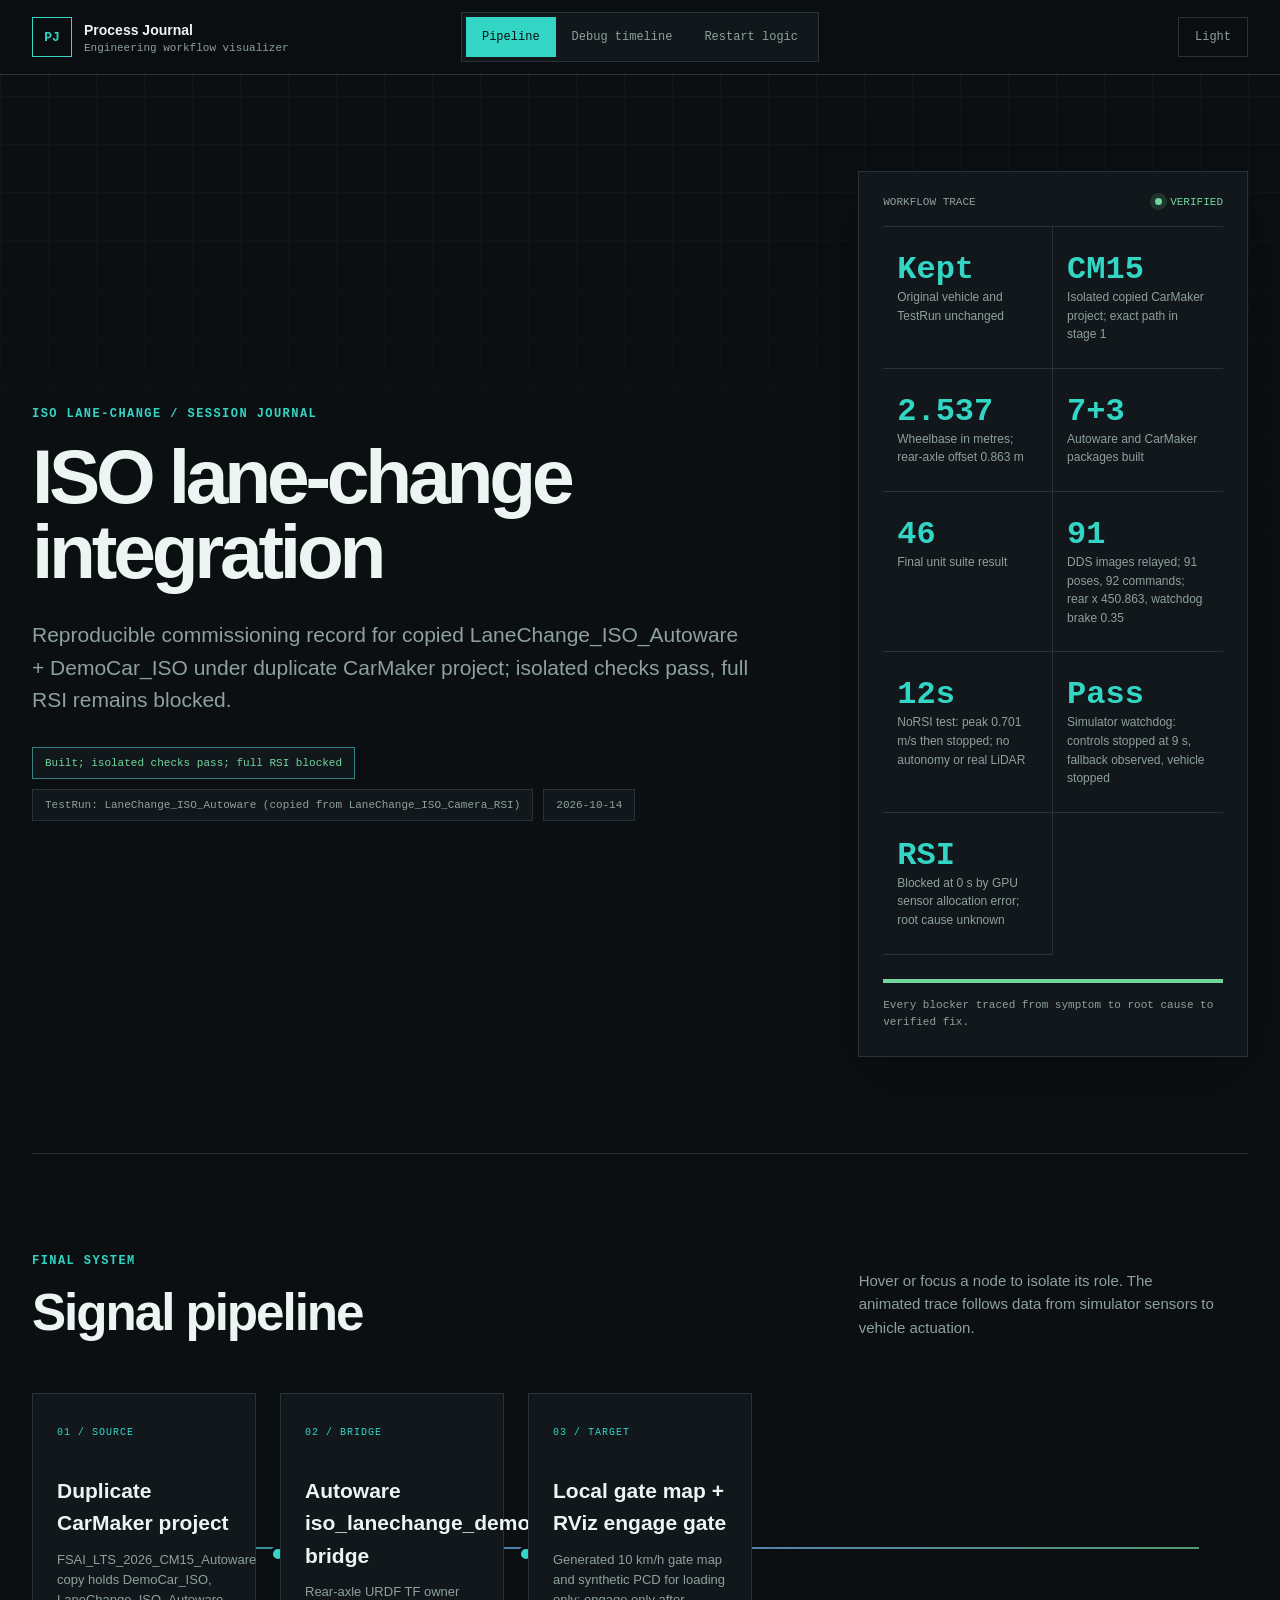
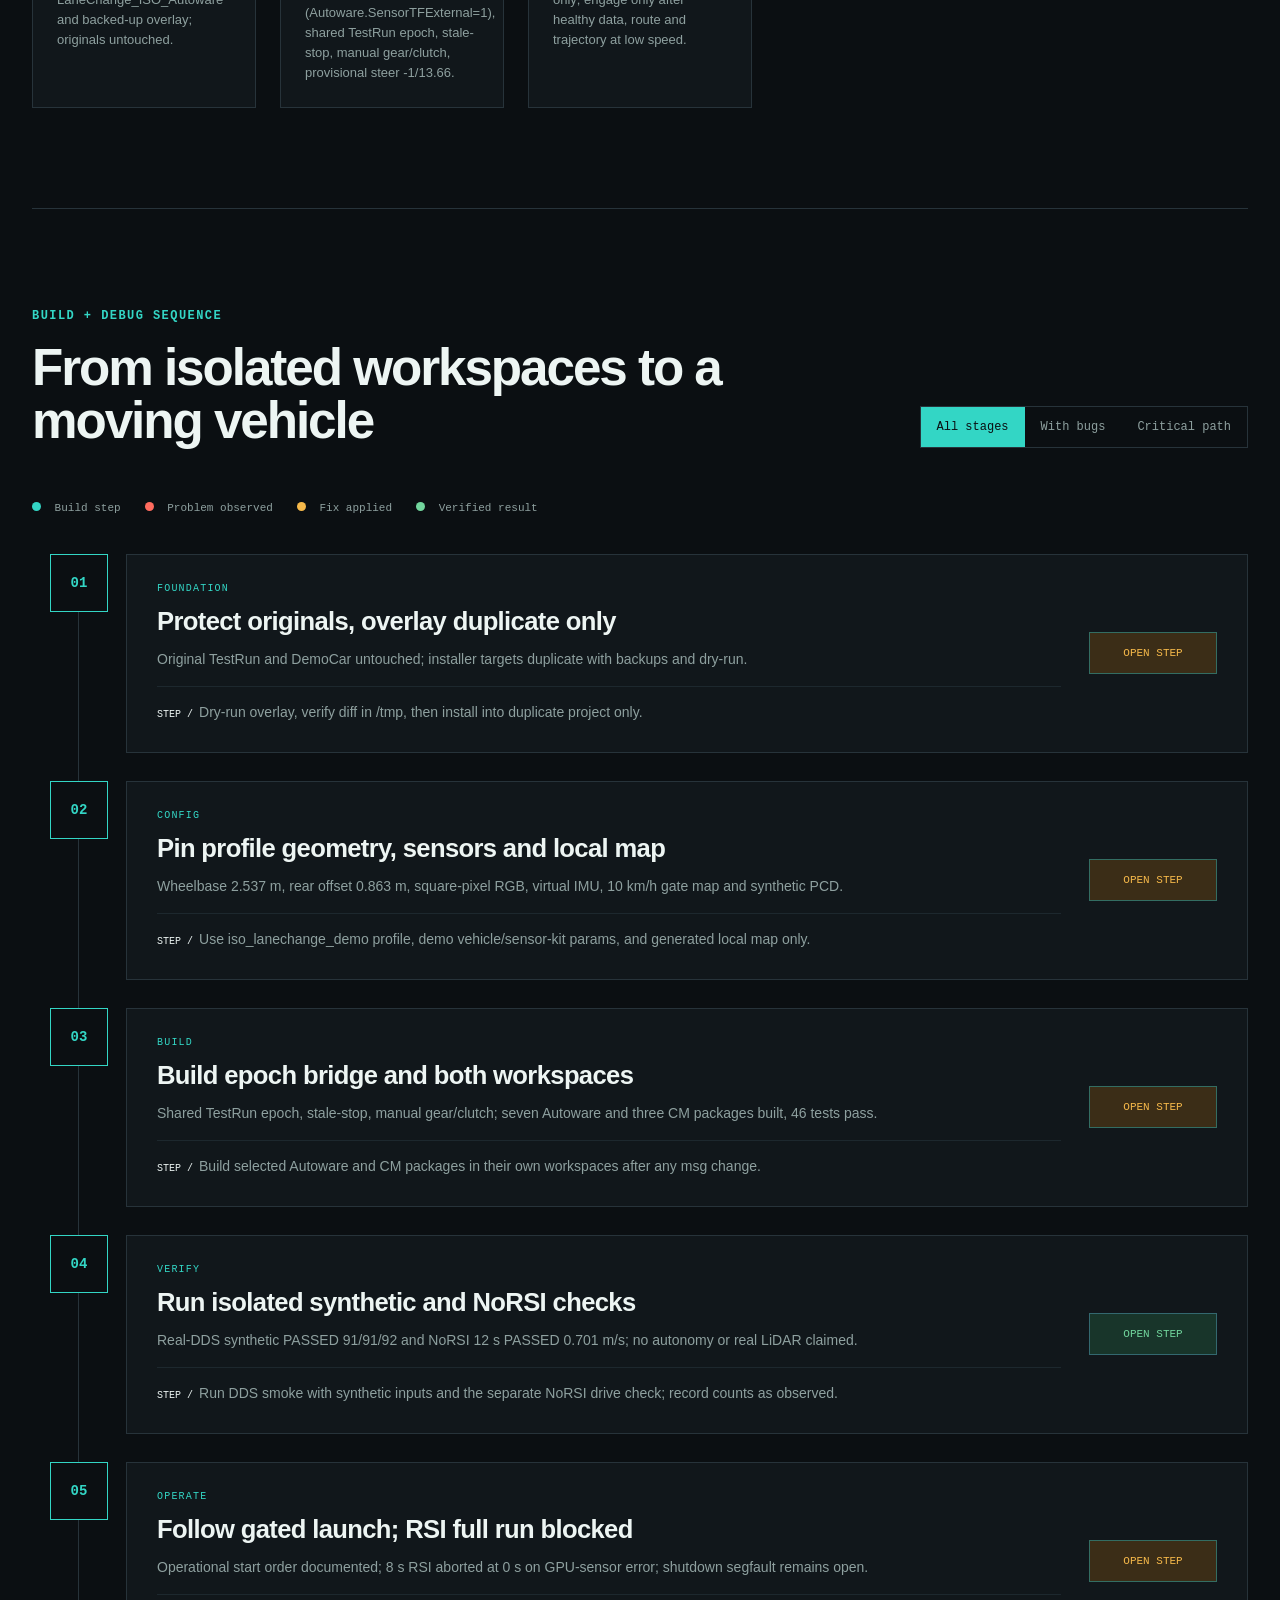
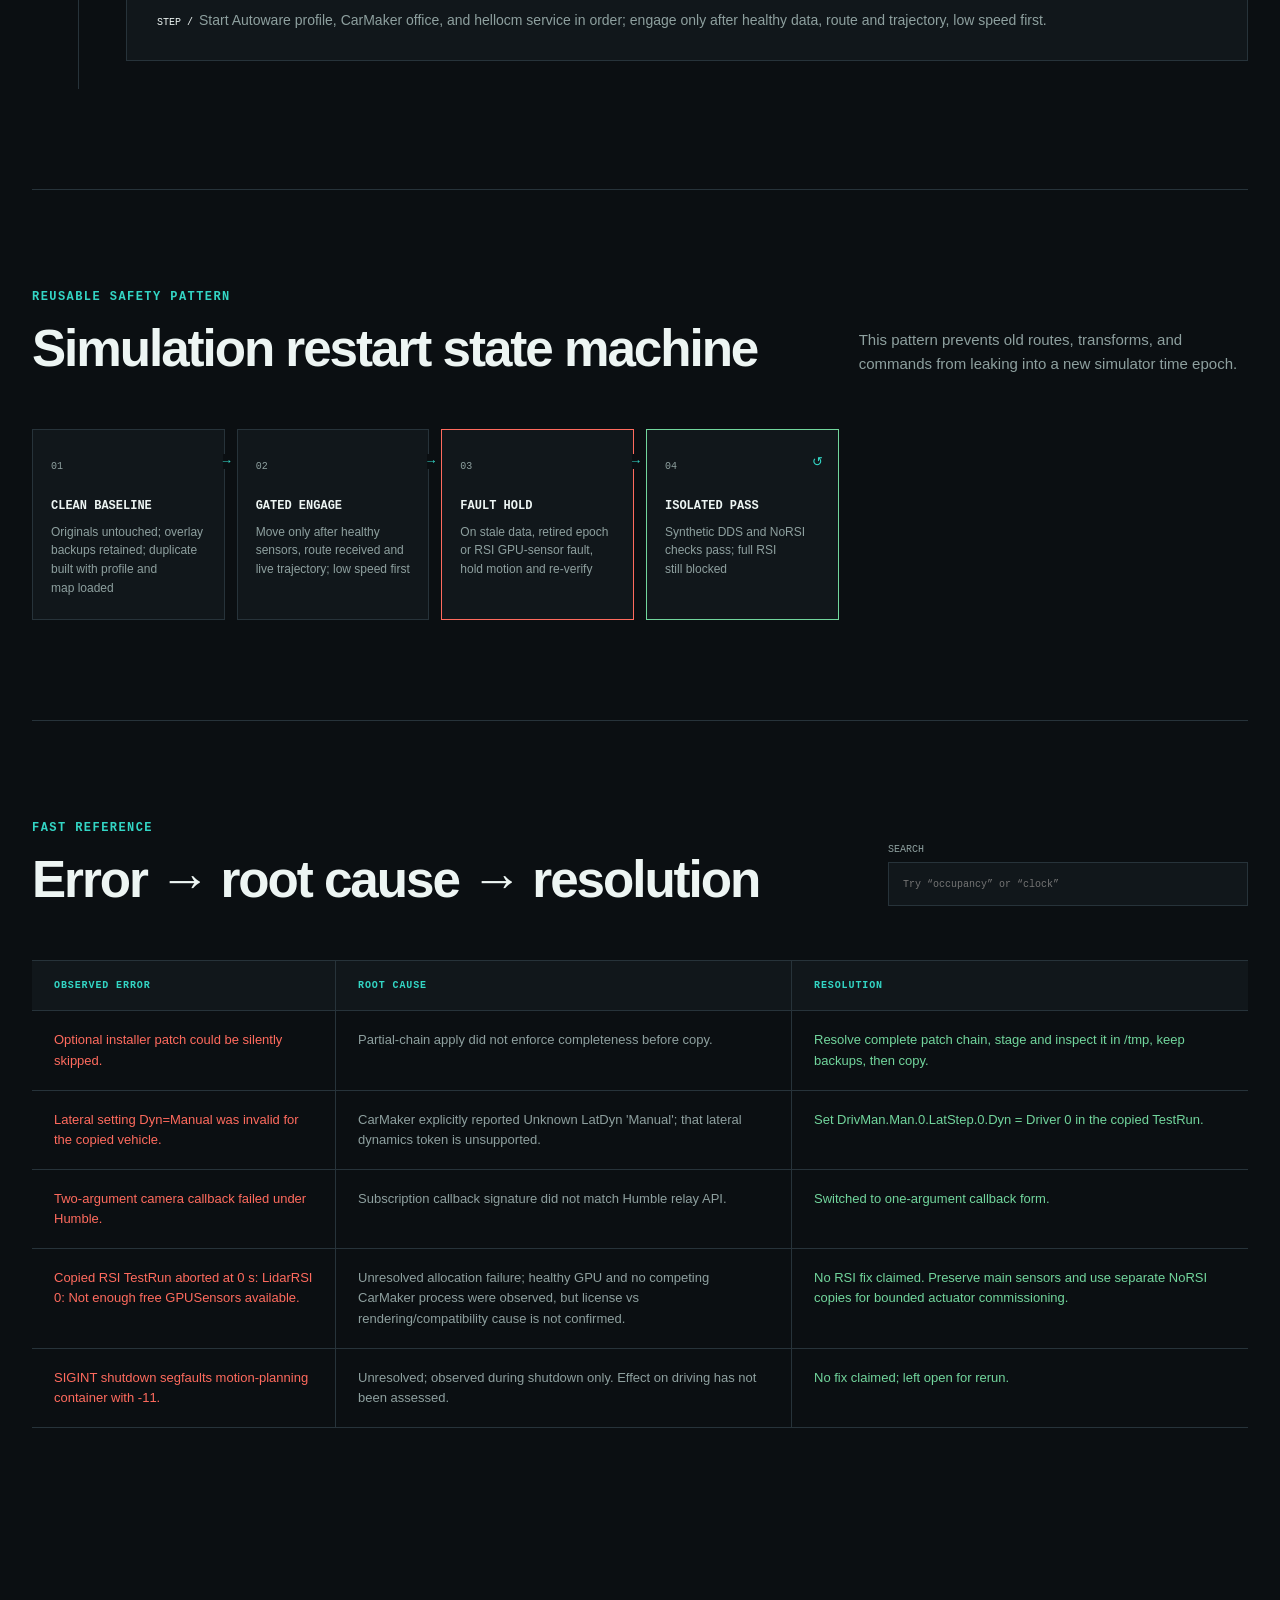
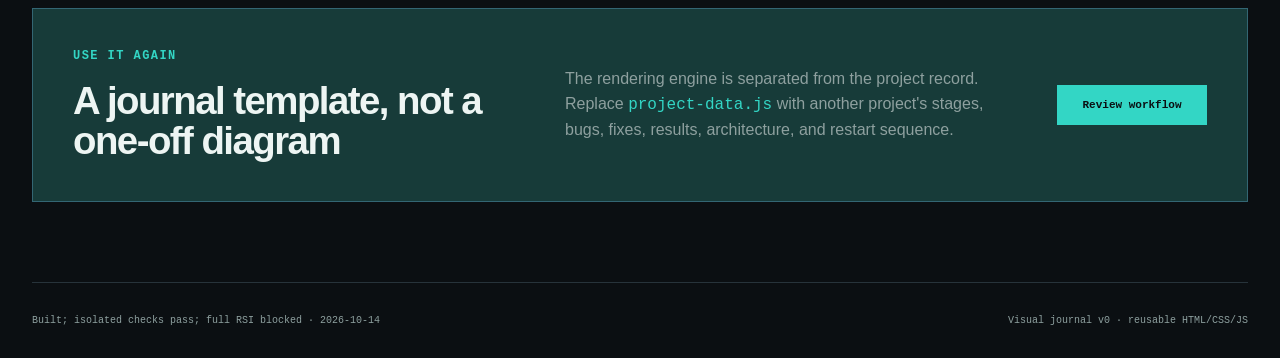
<file: docs/process-journal/iso-lanechange/index.html>
<!doctype html>
<html lang="en">
<head>
  <meta charset="utf-8">
  <meta name="viewport" content="width=device-width, initial-scale=1">
  <meta name="description" content="Reusable visual engineering process journal">
  <title>Integration Process Journal</title>
  <link rel="stylesheet" href="journal.css">
</head>
<body>
  <div class="signal-field" aria-hidden="true"></div>

  <header class="topbar">
    <a class="identity" href="#top" aria-label="Back to top">
      <span class="identity-mark">PJ</span>
      <span>
        <strong>Process Journal</strong>
        <small>Engineering workflow visualizer</small>
      </span>
    </a>

    <nav class="view-switcher" aria-label="Journal views">
      <button class="view-button active" data-view="pipeline">Pipeline</button>
      <button class="view-button" data-view="debug">Debug timeline</button>
      <button class="view-button" data-view="restart">Restart logic</button>
    </nav>

    <button class="theme-button" id="themeButton" type="button"
      aria-label="Switch color theme">Light</button>
  </header>

  <main id="top">
    <section class="hero shell">
      <div class="hero-copy">
        <p class="eyebrow" id="projectEyebrow">SYSTEM INTEGRATION / COMPLETE</p>
        <h1 id="projectTitle">Loading project…</h1>
        <p class="hero-summary" id="projectSummary"></p>
        <div class="status-row" id="statusRow"></div>
      </div>

      <div class="hero-instrument" aria-label="Project completion overview">
        <div class="instrument-head">
          <span>WORKFLOW TRACE</span>
          <span class="live-dot">VERIFIED</span>
        </div>
        <div class="instrument-grid" id="instrumentGrid"></div>
        <div class="completion-track">
          <span style="width:100%"></span>
        </div>
        <p>Every blocker traced from symptom to root cause to verified fix.</p>
      </div>
    </section>

    <section class="architecture shell" aria-labelledby="architectureTitle">
      <div class="section-heading">
        <div>
          <p class="eyebrow">FINAL SYSTEM</p>
          <h2 id="architectureTitle">Signal pipeline</h2>
        </div>
        <p>Hover or focus a node to isolate its role. The animated trace follows
          data from simulator sensors to vehicle actuation.</p>
      </div>
      <div class="architecture-flow" id="architectureFlow"></div>
    </section>

    <section class="workflow shell" id="workflowSection" aria-labelledby="workflowTitle">
      <div class="section-heading workflow-heading">
        <div>
          <p class="eyebrow">BUILD + DEBUG SEQUENCE</p>
          <h2 id="workflowTitle">From isolated workspaces to a moving vehicle</h2>
        </div>
        <div class="filter-bar" aria-label="Filter workflow stages">
          <button class="filter active" data-filter="all">All stages</button>
          <button class="filter" data-filter="bugs">With bugs</button>
          <button class="filter" data-filter="critical">Critical path</button>
        </div>
      </div>

      <div class="workflow-key" aria-label="Workflow color key">
        <span><i class="key-build"></i> Build step</span>
        <span><i class="key-bug"></i> Problem observed</span>
        <span><i class="key-fix"></i> Fix applied</span>
        <span><i class="key-result"></i> Verified result</span>
      </div>

      <div class="timeline" id="timeline"></div>
    </section>

    <section class="restart shell" id="restartSection" aria-labelledby="restartTitle">
      <div class="section-heading">
        <div>
          <p class="eyebrow">REUSABLE SAFETY PATTERN</p>
          <h2 id="restartTitle">Simulation restart state machine</h2>
        </div>
        <p>This pattern prevents old routes, transforms, and commands from
          leaking into a new simulator time epoch.</p>
      </div>
      <div class="restart-flow" id="restartFlow"></div>
    </section>

    <section class="matrix shell" aria-labelledby="matrixTitle">
      <div class="section-heading">
        <div>
          <p class="eyebrow">FAST REFERENCE</p>
          <h2 id="matrixTitle">Error → root cause → resolution</h2>
        </div>
        <label class="search-box">
          <span>SEARCH</span>
          <input id="matrixSearch" type="search" placeholder="Try “occupancy” or “clock”">
        </label>
      </div>
      <div class="matrix-table" id="matrixTable"></div>
    </section>

    <section class="reuse shell" aria-labelledby="reuseTitle">
      <div>
        <p class="eyebrow">USE IT AGAIN</p>
        <h2 id="reuseTitle">A journal template, not a one-off diagram</h2>
      </div>
      <p>The rendering engine is separated from the project record. Replace
        <code>project-data.js</code> with another project's stages, bugs,
        fixes, results, architecture, and restart sequence.</p>
      <a href="#workflowSection">Review workflow</a>
    </section>
  </main>

  <footer class="footer shell">
    <span id="footerProject"></span>
    <span>Visual journal v0 · reusable HTML/CSS/JS</span>
  </footer>

  <script src="project-data.js"></script>
  <script src="journal.js"></script>
</body>
</html>
</file>
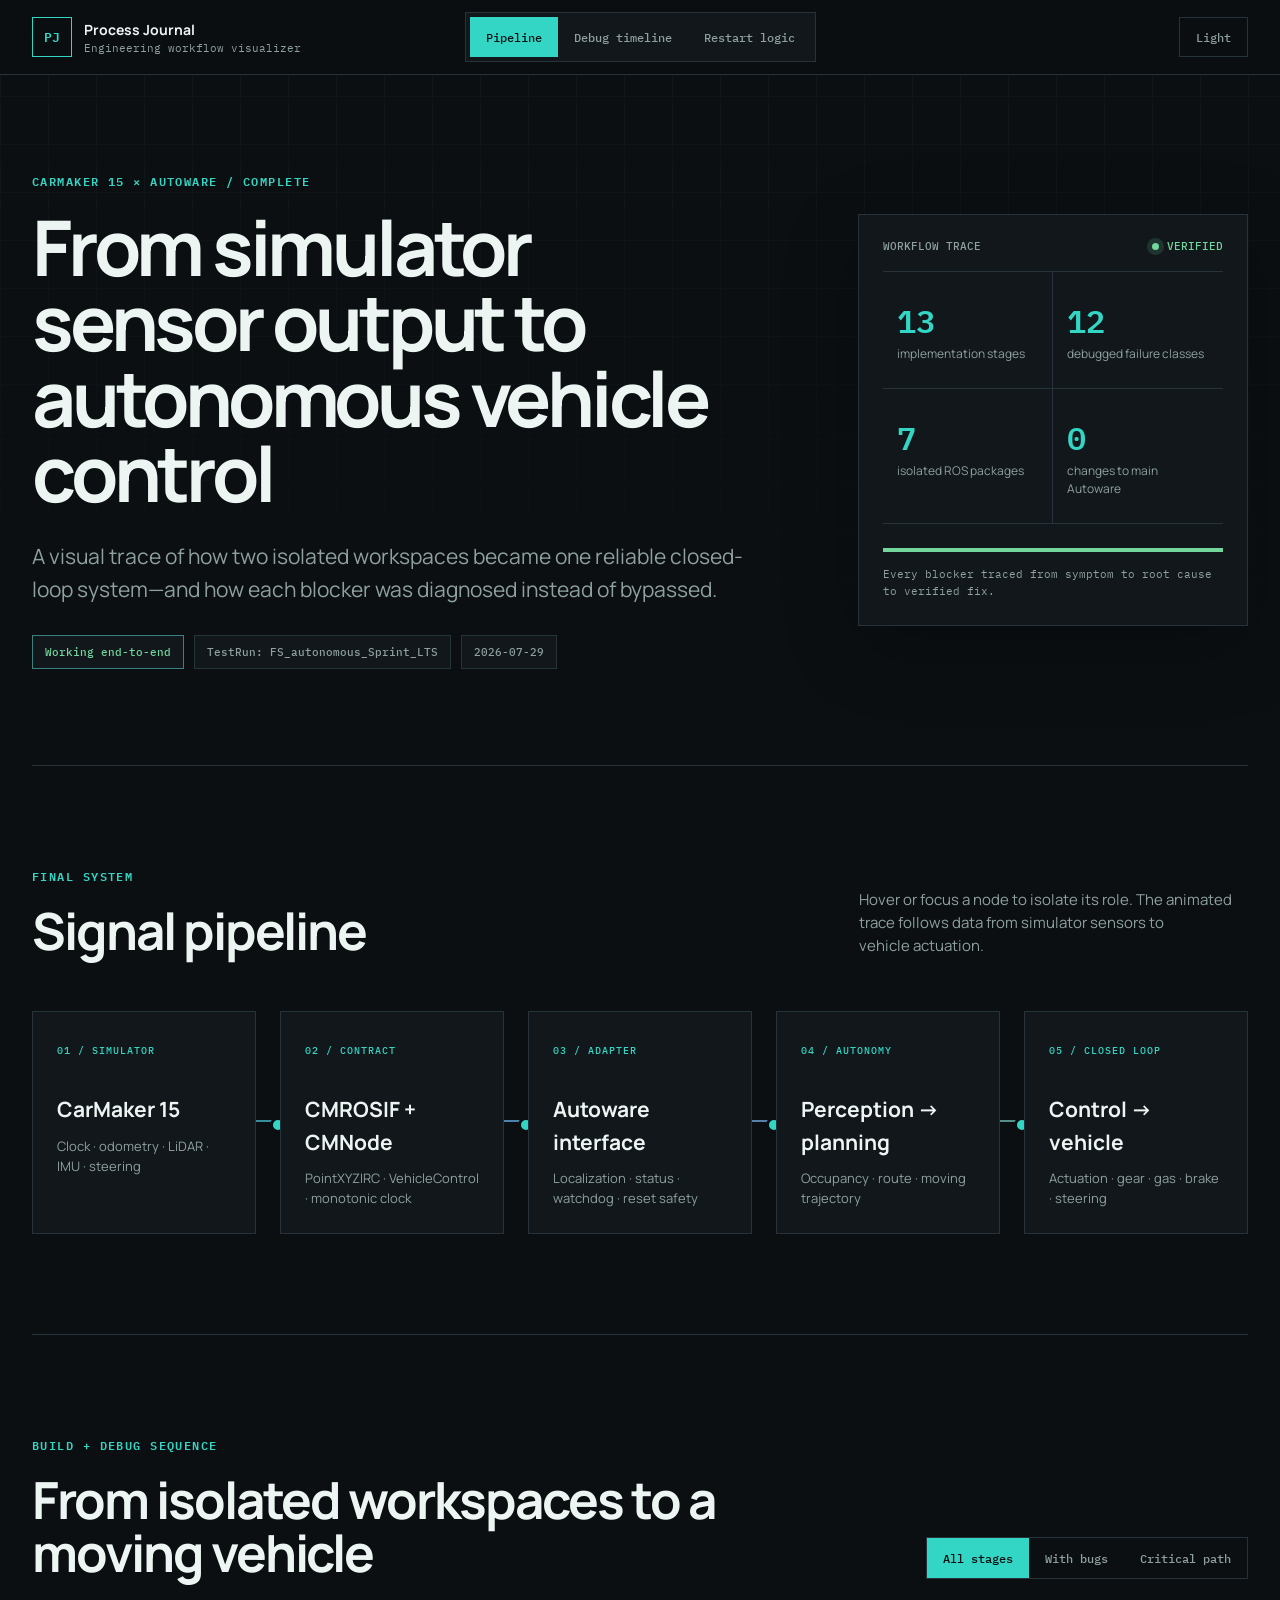
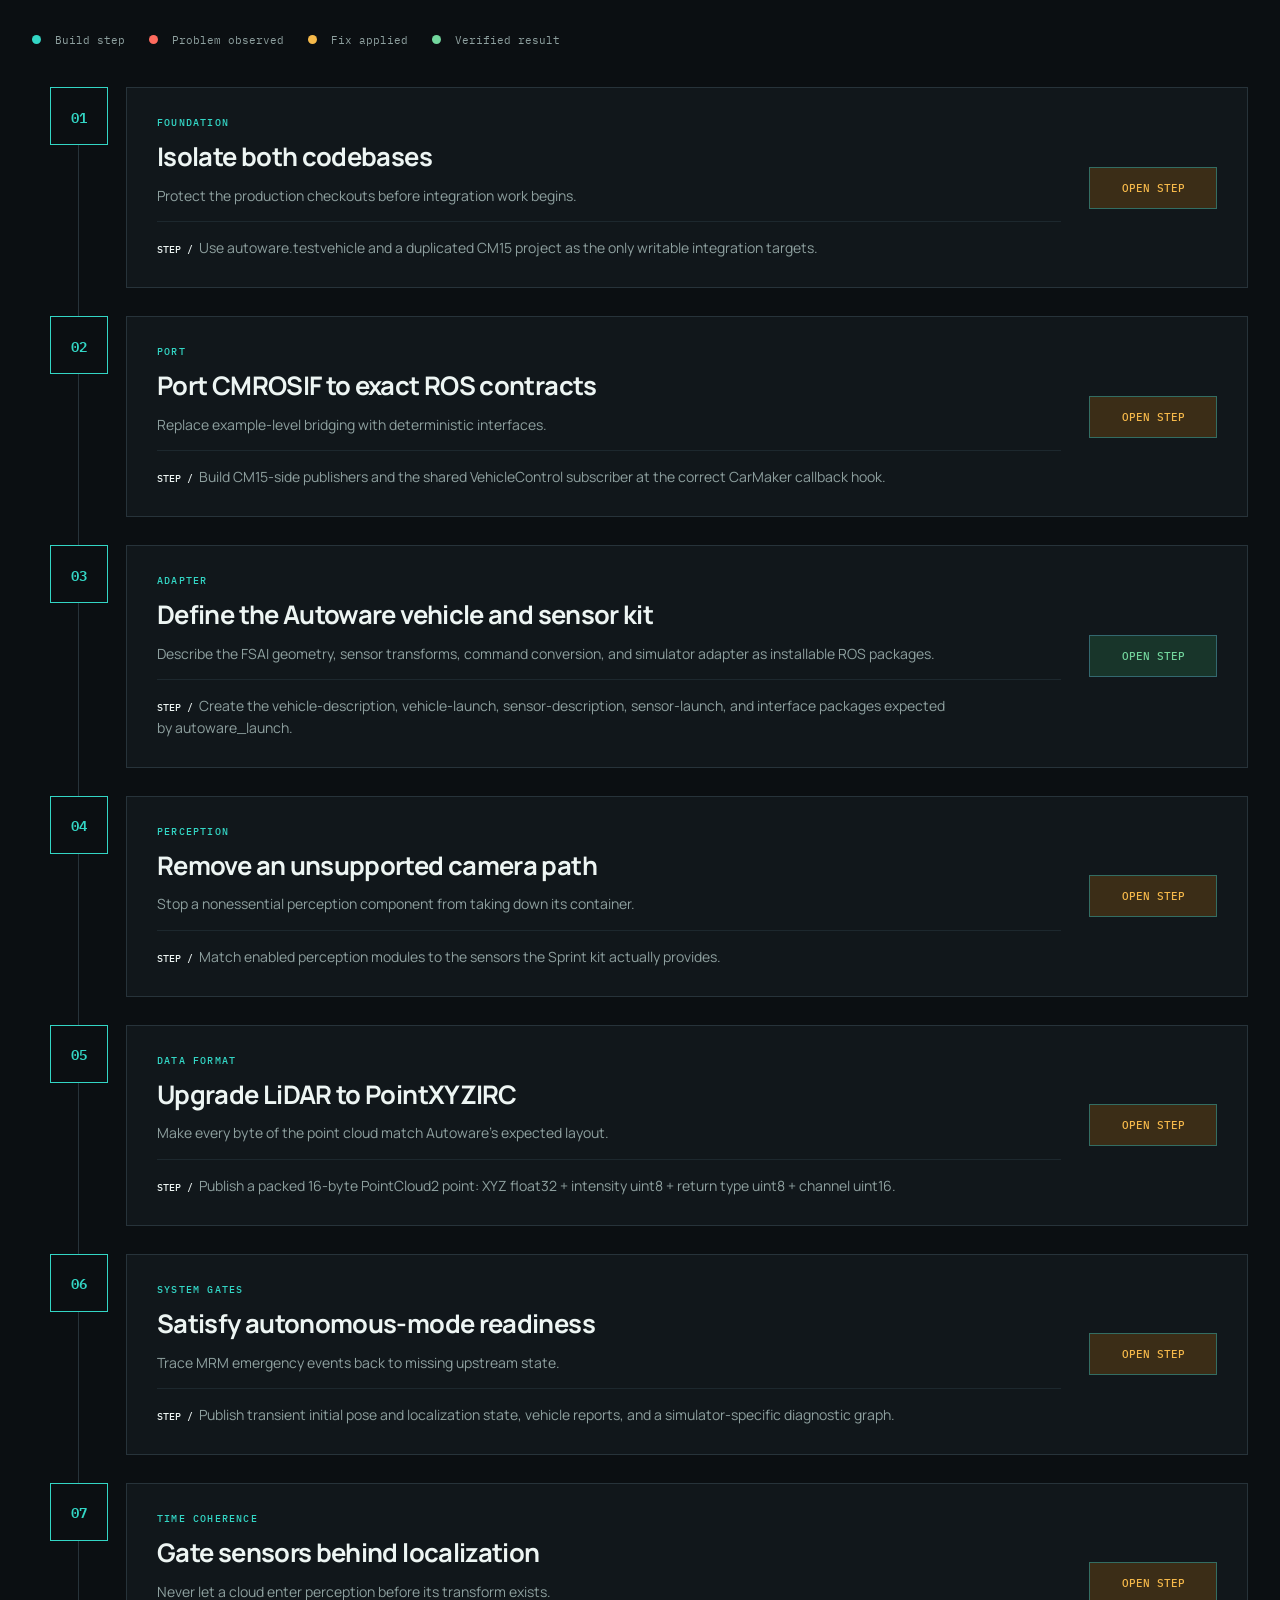
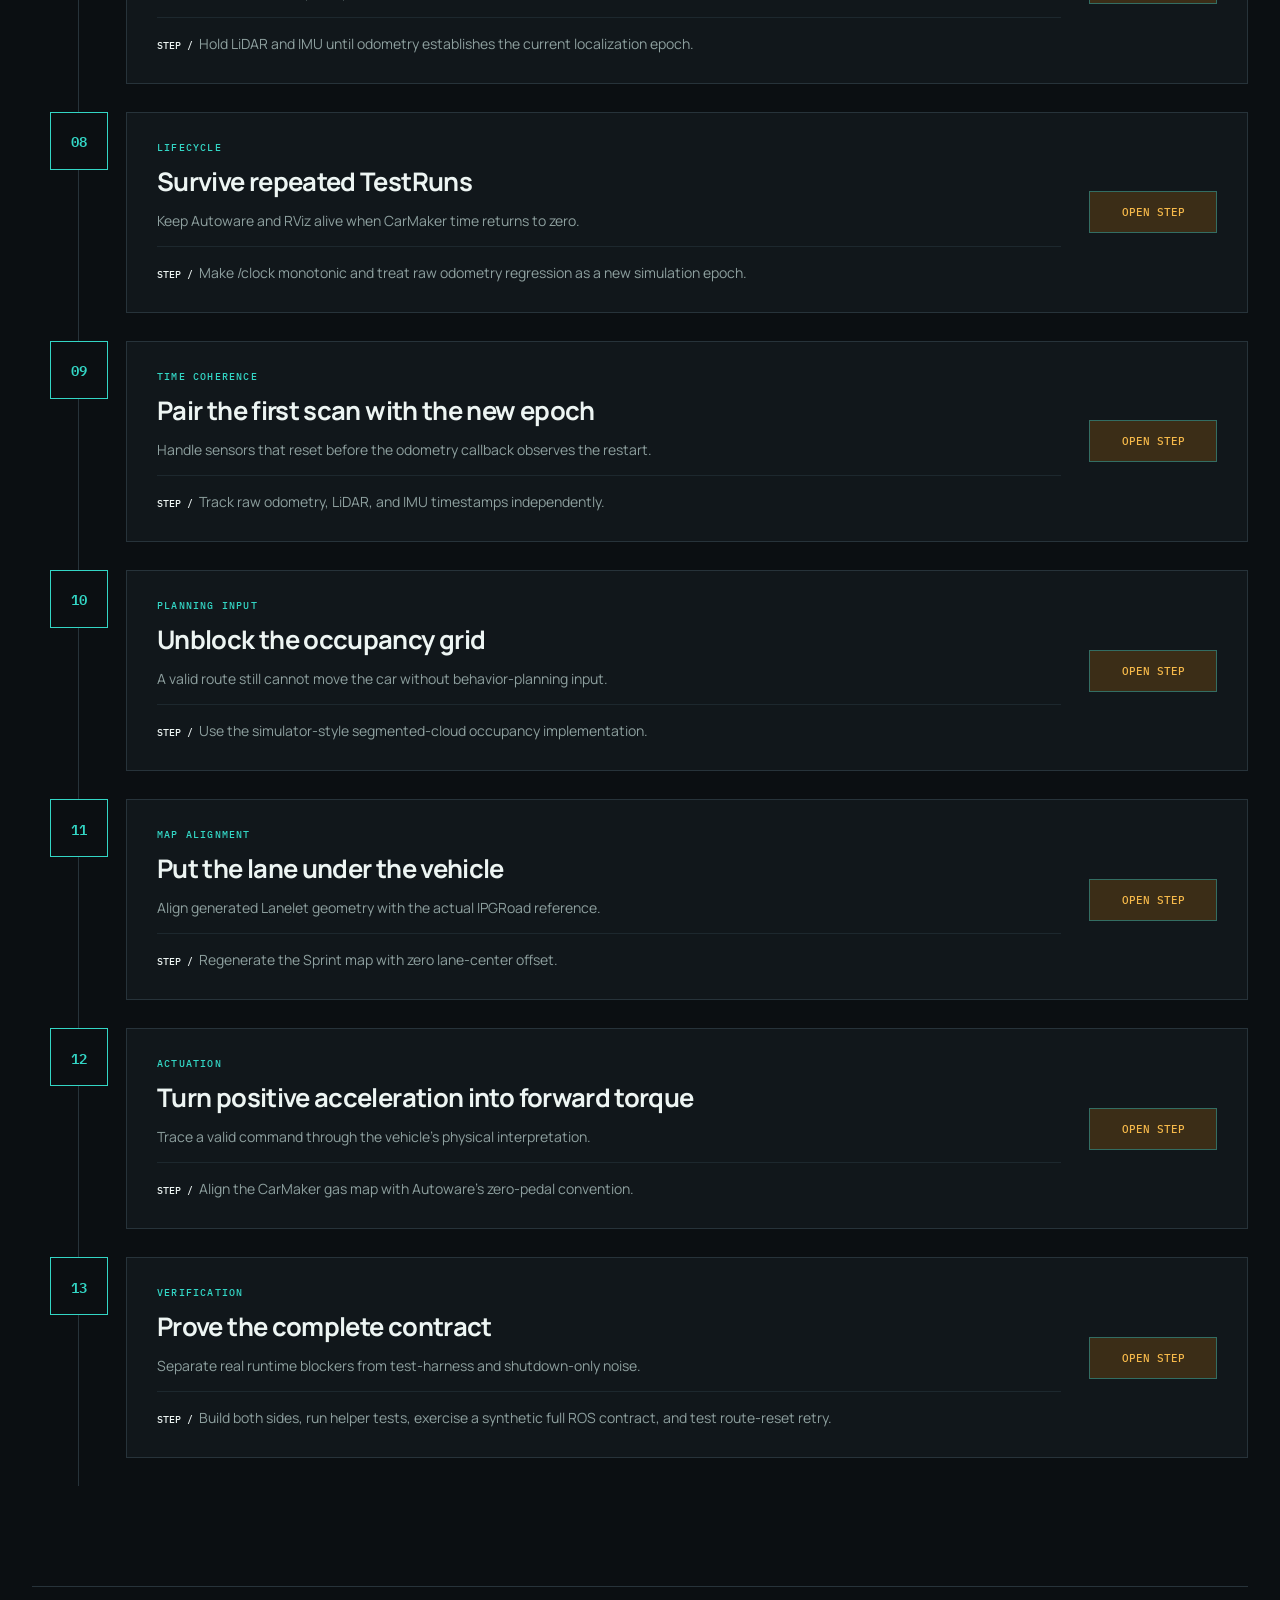
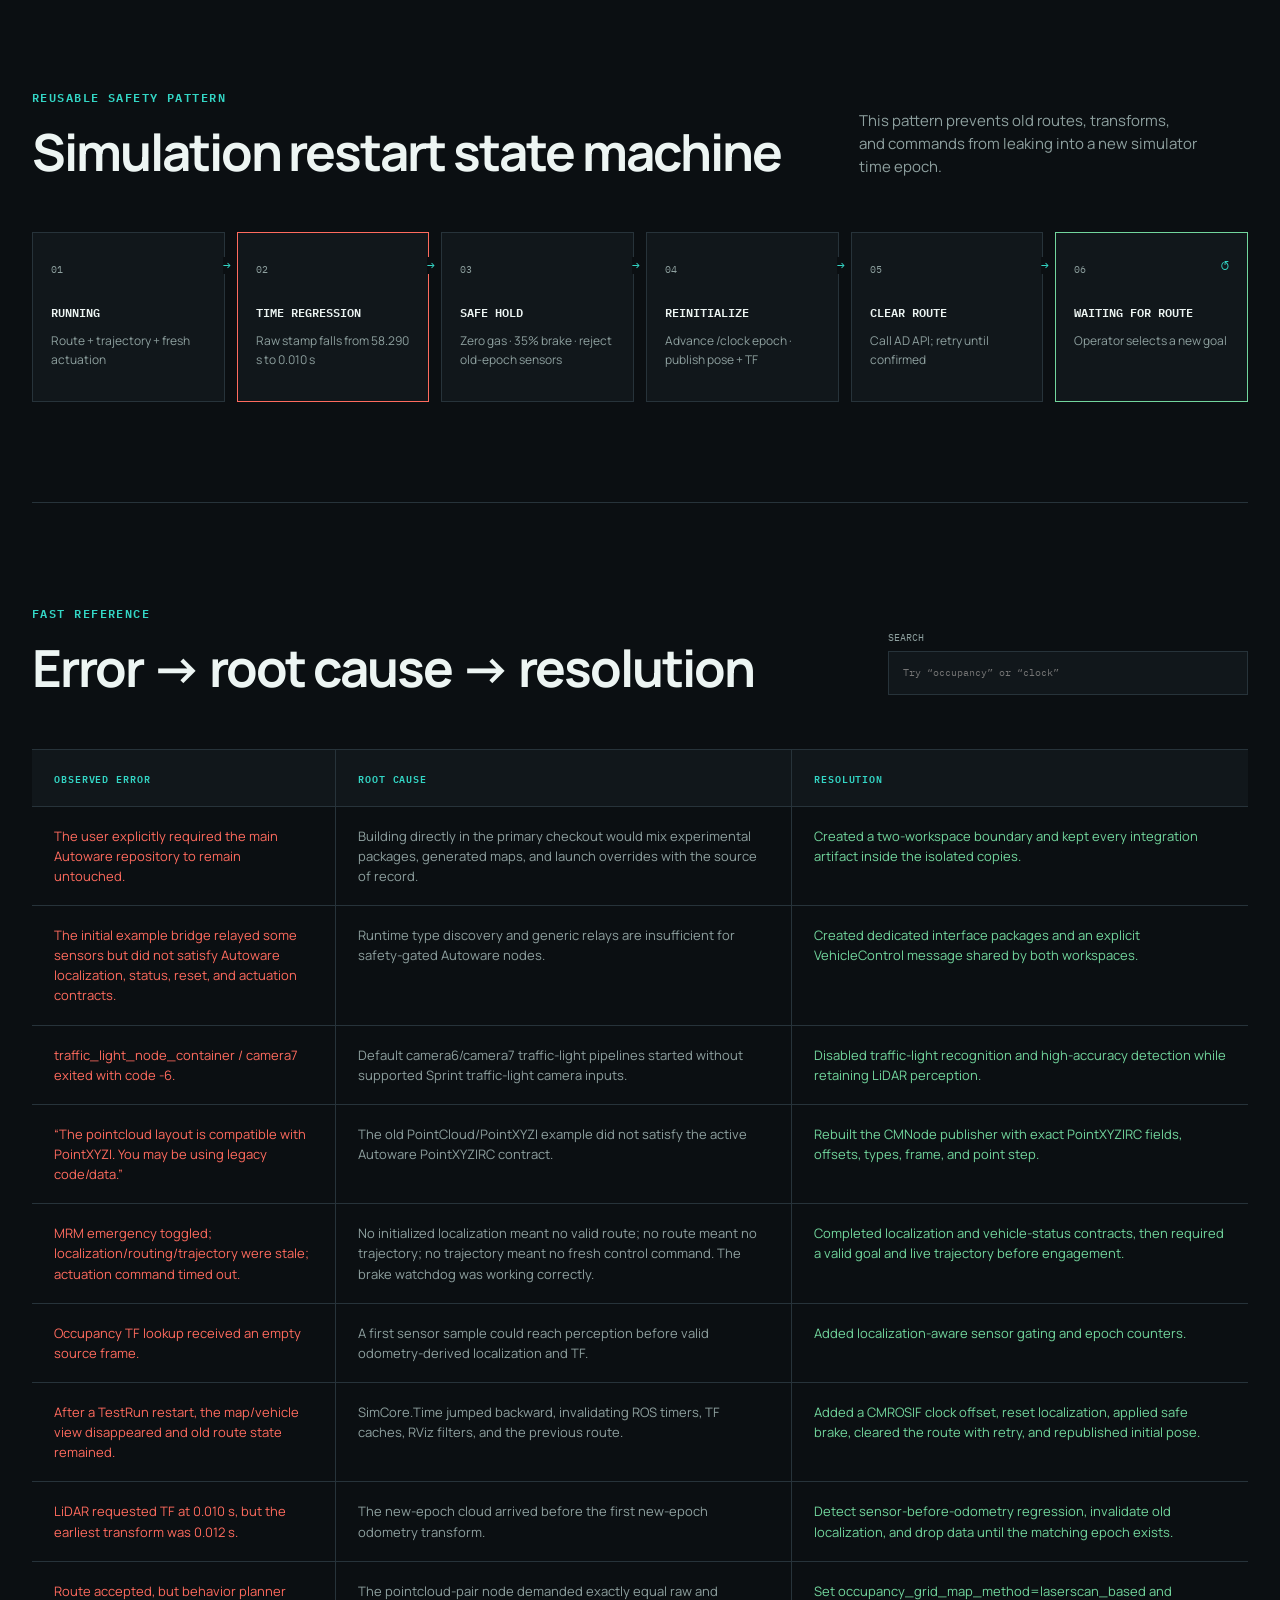
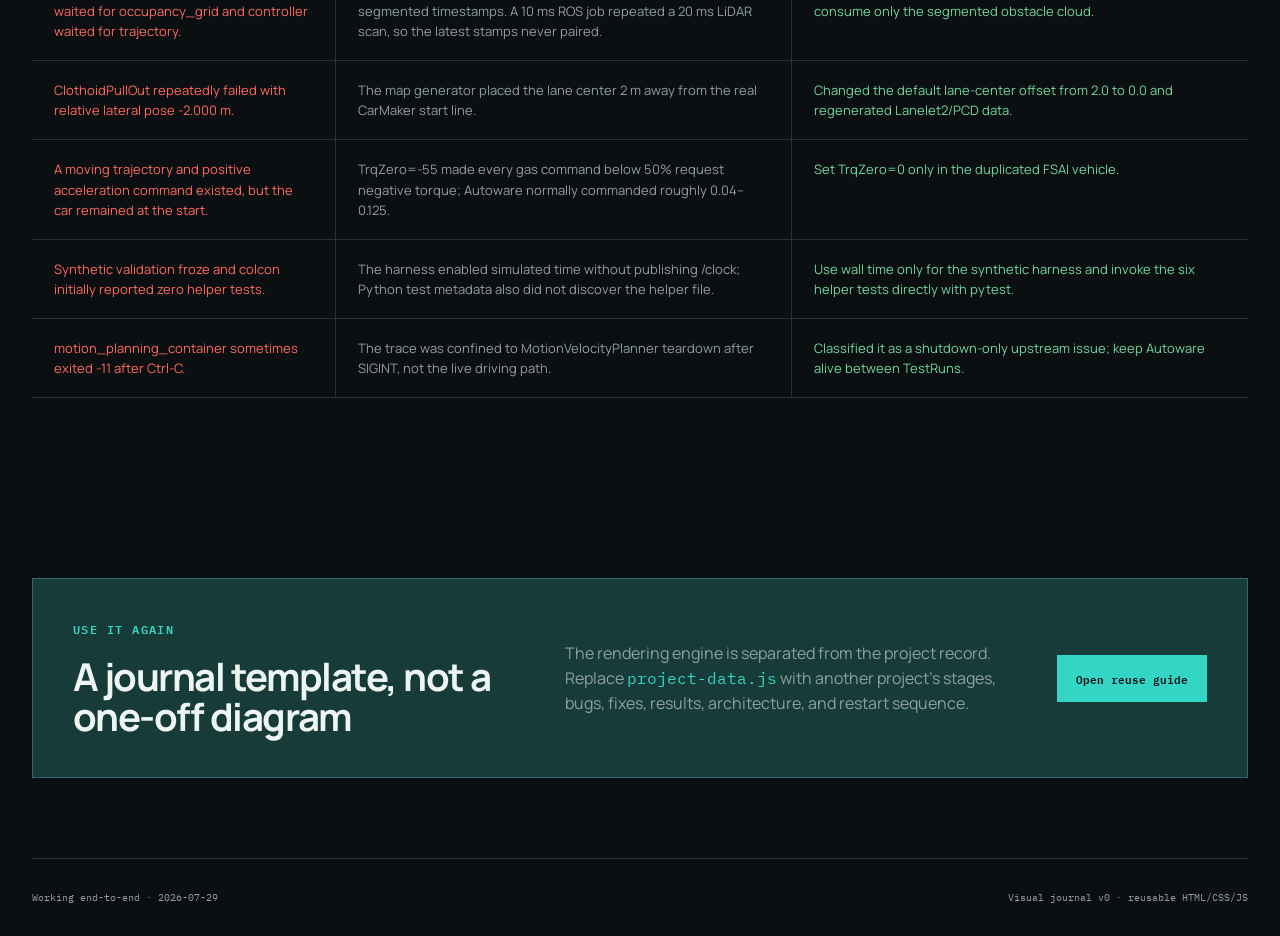
<file: src/carmaker_integration/visual-journal/index.html>
<!doctype html>
<html lang="en">
<head>
  <meta charset="utf-8">
  <meta name="viewport" content="width=device-width, initial-scale=1">
  <meta name="description" content="Reusable visual engineering process journal">
  <title>Integration Process Journal</title>
  <link rel="stylesheet" href="journal.css">
</head>
<body>
  <div class="signal-field" aria-hidden="true"></div>

  <header class="topbar">
    <a class="identity" href="#top" aria-label="Back to top">
      <span class="identity-mark">PJ</span>
      <span>
        <strong>Process Journal</strong>
        <small>Engineering workflow visualizer</small>
      </span>
    </a>

    <nav class="view-switcher" aria-label="Journal views">
      <button class="view-button active" data-view="pipeline">Pipeline</button>
      <button class="view-button" data-view="debug">Debug timeline</button>
      <button class="view-button" data-view="restart">Restart logic</button>
    </nav>

    <button class="theme-button" id="themeButton" type="button"
      aria-label="Switch color theme">Light</button>
  </header>

  <main id="top">
    <section class="hero shell">
      <div class="hero-copy">
        <p class="eyebrow" id="projectEyebrow">SYSTEM INTEGRATION / COMPLETE</p>
        <h1 id="projectTitle">Loading project…</h1>
        <p class="hero-summary" id="projectSummary"></p>
        <div class="status-row" id="statusRow"></div>
      </div>

      <div class="hero-instrument" aria-label="Project completion overview">
        <div class="instrument-head">
          <span>WORKFLOW TRACE</span>
          <span class="live-dot">VERIFIED</span>
        </div>
        <div class="instrument-grid" id="instrumentGrid"></div>
        <div class="completion-track">
          <span style="width:100%"></span>
        </div>
        <p>Every blocker traced from symptom to root cause to verified fix.</p>
      </div>
    </section>

    <section class="architecture shell" aria-labelledby="architectureTitle">
      <div class="section-heading">
        <div>
          <p class="eyebrow">FINAL SYSTEM</p>
          <h2 id="architectureTitle">Signal pipeline</h2>
        </div>
        <p>Hover or focus a node to isolate its role. The animated trace follows
          data from simulator sensors to vehicle actuation.</p>
      </div>
      <div class="architecture-flow" id="architectureFlow"></div>
    </section>

    <section class="workflow shell" id="workflowSection" aria-labelledby="workflowTitle">
      <div class="section-heading workflow-heading">
        <div>
          <p class="eyebrow">BUILD + DEBUG SEQUENCE</p>
          <h2 id="workflowTitle">From isolated workspaces to a moving vehicle</h2>
        </div>
        <div class="filter-bar" aria-label="Filter workflow stages">
          <button class="filter active" data-filter="all">All stages</button>
          <button class="filter" data-filter="bugs">With bugs</button>
          <button class="filter" data-filter="critical">Critical path</button>
        </div>
      </div>

      <div class="workflow-key" aria-label="Workflow color key">
        <span><i class="key-build"></i> Build step</span>
        <span><i class="key-bug"></i> Problem observed</span>
        <span><i class="key-fix"></i> Fix applied</span>
        <span><i class="key-result"></i> Verified result</span>
      </div>

      <div class="timeline" id="timeline"></div>
    </section>

    <section class="restart shell" id="restartSection" aria-labelledby="restartTitle">
      <div class="section-heading">
        <div>
          <p class="eyebrow">REUSABLE SAFETY PATTERN</p>
          <h2 id="restartTitle">Simulation restart state machine</h2>
        </div>
        <p>This pattern prevents old routes, transforms, and commands from
          leaking into a new simulator time epoch.</p>
      </div>
      <div class="restart-flow" id="restartFlow"></div>
    </section>

    <section class="matrix shell" aria-labelledby="matrixTitle">
      <div class="section-heading">
        <div>
          <p class="eyebrow">FAST REFERENCE</p>
          <h2 id="matrixTitle">Error → root cause → resolution</h2>
        </div>
        <label class="search-box">
          <span>SEARCH</span>
          <input id="matrixSearch" type="search" placeholder="Try “occupancy” or “clock”">
        </label>
      </div>
      <div class="matrix-table" id="matrixTable"></div>
    </section>

    <section class="reuse shell" aria-labelledby="reuseTitle">
      <div>
        <p class="eyebrow">USE IT AGAIN</p>
        <h2 id="reuseTitle">A journal template, not a one-off diagram</h2>
      </div>
      <p>The rendering engine is separated from the project record. Replace
        <code>project-data.js</code> with another project's stages, bugs,
        fixes, results, architecture, and restart sequence.</p>
      <a href="README.md">Open reuse guide</a>
    </section>
  </main>

  <footer class="footer shell">
    <span id="footerProject"></span>
    <span>Visual journal v0 · reusable HTML/CSS/JS</span>
  </footer>

  <script src="project-data.js"></script>
  <script src="journal.js"></script>
</body>
</html>
</file>
<file: docs/process-journal/iso-lanechange/journal.css>
:root {
  --bg: #0b0f12;
  --surface: #11171b;
  --surface-2: #151d22;
  --line: #27333a;
  --line-soft: #1d282e;
  --text: #edf5f3;
  --muted: #8ea09f;
  --cyan: #33d6c5;
  --cyan-soft: #173b39;
  --amber: #f6b94a;
  --amber-soft: #3b2d17;
  --red: #ff6b5e;
  --red-soft: #3c201f;
  --green: #72d69d;
  --green-soft: #18352a;
  --blue: #78a9ff;
  --shadow: 0 20px 70px rgba(0, 0, 0, 0.24);
  --radius: 5px;
  --sans: ui-sans-serif, "Segoe UI", sans-serif;
  --mono: ui-monospace, "Cascadia Code", "Liberation Mono", monospace;
}

body.light {
  --bg: #edf2ef;
  --surface: #fbfdfc;
  --surface-2: #f2f6f4;
  --line: #becac6;
  --line-soft: #d7e0dc;
  --text: #14201e;
  --muted: #5d706c;
  --cyan: #007f75;
  --cyan-soft: #d2ece7;
  --amber: #986000;
  --amber-soft: #f5e5c3;
  --red: #bd3c34;
  --red-soft: #f3d8d5;
  --green: #20794a;
  --green-soft: #d7ecde;
  --blue: #285bb5;
  --shadow: 0 20px 60px rgba(22, 48, 42, 0.1);
}

* {
  box-sizing: border-box;
}

html {
  scroll-behavior: smooth;
}

body {
  margin: 0;
  background: var(--bg);
  color: var(--text);
  font-family: var(--sans);
  font-size: 16px;
  line-height: 1.55;
  transition: background 180ms ease, color 180ms ease;
}

button,
input {
  font: inherit;
}

button,
a {
  -webkit-tap-highlight-color: transparent;
}

.signal-field {
  position: fixed;
  inset: 0;
  pointer-events: none;
  opacity: 0.35;
  background-image:
    linear-gradient(var(--line-soft) 1px, transparent 1px),
    linear-gradient(90deg, var(--line-soft) 1px, transparent 1px);
  background-size: 48px 48px;
  mask-image: linear-gradient(to bottom, black, transparent 80%);
  z-index: -1;
}

.shell {
  width: min(1440px, calc(100% - 64px));
  margin-inline: auto;
}

.topbar {
  position: sticky;
  top: 0;
  z-index: 20;
  min-height: 72px;
  display: grid;
  grid-template-columns: 1fr auto 1fr;
  align-items: center;
  padding: 12px max(32px, calc((100vw - 1440px) / 2));
  background: color-mix(in oklch, var(--bg) 86%, transparent);
  border-bottom: 1px solid var(--line);
  backdrop-filter: blur(18px);
}

.identity {
  display: inline-flex;
  align-items: center;
  gap: 12px;
  color: var(--text);
  text-decoration: none;
  width: max-content;
}

.identity-mark {
  display: grid;
  place-items: center;
  width: 40px;
  height: 40px;
  border: 1px solid var(--cyan);
  color: var(--cyan);
  font: 600 13px var(--mono);
}

.identity strong,
.identity small {
  display: block;
}

.identity strong {
  font-size: 14px;
}

.identity small {
  color: var(--muted);
  font: 11px var(--mono);
}

.view-switcher {
  display: flex;
  padding: 4px;
  background: var(--surface);
  border: 1px solid var(--line);
}

.view-button,
.filter,
.theme-button {
  min-height: 40px;
  padding: 0 16px;
  color: var(--muted);
  background: transparent;
  border: 0;
  cursor: pointer;
  font: 500 12px var(--mono);
  transition: background 140ms ease, color 140ms ease;
}

.view-button:hover,
.view-button:focus-visible,
.filter:hover,
.filter:focus-visible,
.theme-button:hover,
.theme-button:focus-visible {
  color: var(--text);
  outline: 1px solid var(--cyan);
  outline-offset: -1px;
}

.view-button.active,
.filter.active {
  color: var(--bg);
  background: var(--cyan);
}

.theme-button {
  justify-self: end;
  border: 1px solid var(--line);
}

.hero {
  min-height: 620px;
  display: grid;
  grid-template-columns: minmax(0, 1.3fr) minmax(380px, 0.7fr);
  gap: clamp(48px, 8vw, 128px);
  align-items: center;
  padding-block: 96px;
}

.eyebrow {
  margin: 0 0 18px;
  color: var(--cyan);
  font: 600 12px var(--mono);
  letter-spacing: 0.12em;
}

h1,
h2,
h3,
p {
  text-wrap: pretty;
}

h1 {
  max-width: 930px;
  margin: 0;
  font-size: clamp(48px, 6vw, 88px);
  line-height: 0.98;
  letter-spacing: -0.055em;
}

h2 {
  margin: 0;
  font-size: clamp(32px, 4vw, 56px);
  line-height: 1.04;
  letter-spacing: -0.04em;
}

.hero-summary {
  max-width: 760px;
  margin: 30px 0;
  color: var(--muted);
  font-size: clamp(17px, 2vw, 21px);
}

.status-row {
  display: flex;
  flex-wrap: wrap;
  gap: 10px;
}

.status-chip {
  padding: 9px 12px;
  background: var(--surface);
  border: 1px solid var(--line);
  color: var(--muted);
  font: 500 11px var(--mono);
}

.status-chip:first-child {
  color: var(--green);
  border-color: color-mix(in oklch, var(--green) 50%, var(--line));
}

.hero-instrument {
  padding: 24px;
  background: var(--surface);
  border: 1px solid var(--line);
  box-shadow: var(--shadow);
}

.instrument-head {
  display: flex;
  justify-content: space-between;
  padding-bottom: 18px;
  border-bottom: 1px solid var(--line);
  color: var(--muted);
  font: 500 11px var(--mono);
}

.live-dot {
  color: var(--green);
}

.live-dot::before {
  content: "";
  display: inline-block;
  width: 7px;
  height: 7px;
  margin-right: 8px;
  background: var(--green);
  border-radius: 50%;
  box-shadow: 0 0 0 5px color-mix(in oklch, var(--green) 15%, transparent);
}

.instrument-grid {
  display: grid;
  grid-template-columns: 1fr 1fr;
}

.instrument-stat {
  padding: 24px 14px;
  border-bottom: 1px solid var(--line);
}

.instrument-stat:nth-child(odd) {
  border-right: 1px solid var(--line);
}

.instrument-stat strong,
.instrument-stat span {
  display: block;
}

.instrument-stat strong {
  color: var(--cyan);
  font: 600 32px var(--mono);
}

.instrument-stat span {
  color: var(--muted);
  font-size: 12px;
}

.completion-track {
  height: 4px;
  margin: 24px 0 14px;
  background: var(--line);
  overflow: hidden;
}

.completion-track span {
  display: block;
  height: 100%;
  background: var(--green);
  animation: fill-track 1.2s cubic-bezier(.2,.8,.2,1) both;
}

.hero-instrument > p {
  margin: 0;
  color: var(--muted);
  font: 11px/1.6 var(--mono);
}

.architecture,
.workflow,
.restart,
.matrix {
  padding-block: 100px;
  border-top: 1px solid var(--line);
}

.section-heading {
  display: grid;
  grid-template-columns: minmax(0, 1fr) minmax(300px, 0.5fr);
  gap: 48px;
  align-items: end;
  margin-bottom: 54px;
}

.section-heading > p {
  margin: 0;
  color: var(--muted);
  font-size: 15px;
}

.architecture-flow {
  display: grid;
  grid-template-columns: repeat(5, minmax(180px, 1fr));
  gap: 24px;
  position: relative;
}

.architecture-flow::before {
  content: "";
  position: absolute;
  top: 49%;
  left: 4%;
  right: 4%;
  height: 2px;
  background: linear-gradient(90deg, var(--cyan), var(--blue), var(--green));
  opacity: 0.7;
}

.architecture-node {
  position: relative;
  min-height: 190px;
  padding: 24px;
  background: var(--surface);
  border: 1px solid var(--line);
  transition: transform 180ms ease, border-color 180ms ease;
}

.architecture-node:hover,
.architecture-node:focus-within {
  transform: translateY(-8px);
  border-color: var(--cyan);
}

.architecture-node::after {
  content: "";
  position: absolute;
  right: -31px;
  top: calc(50% - 5px);
  width: 10px;
  height: 10px;
  background: var(--cyan);
  border: 3px solid var(--bg);
  border-radius: 50%;
  animation: signal-pulse 1.8s ease-in-out infinite;
}

.architecture-node:last-child::after {
  display: none;
}

.node-label {
  color: var(--cyan);
  font: 500 10px var(--mono);
  letter-spacing: 0.1em;
}

.architecture-node h3 {
  margin: 32px 0 10px;
  font-size: 21px;
}

.architecture-node p {
  margin: 0;
  color: var(--muted);
  font-size: 13px;
}

.filter-bar {
  justify-self: end;
  display: flex;
  border: 1px solid var(--line);
}

.workflow-key {
  display: flex;
  flex-wrap: wrap;
  gap: 24px;
  margin-bottom: 40px;
  color: var(--muted);
  font: 11px var(--mono);
}

.workflow-key i {
  display: inline-block;
  width: 9px;
  height: 9px;
  margin-right: 7px;
  border-radius: 50%;
}

.key-build { background: var(--cyan); }
.key-bug { background: var(--red); }
.key-fix { background: var(--amber); }
.key-result { background: var(--green); }

.timeline {
  position: relative;
}

.timeline::before {
  content: "";
  position: absolute;
  top: 0;
  bottom: 0;
  left: 46px;
  width: 1px;
  background: var(--line);
}

.stage {
  display: grid;
  grid-template-columns: 94px minmax(0, 1fr);
  position: relative;
  padding-bottom: 28px;
}

.stage.hidden {
  display: none;
}

.stage-index {
  position: relative;
  z-index: 2;
  display: grid;
  place-items: center;
  align-self: start;
  width: 58px;
  height: 58px;
  margin-left: 18px;
  color: var(--cyan);
  background: var(--bg);
  border: 1px solid var(--cyan);
  font: 600 14px var(--mono);
}

.stage-card {
  background: var(--surface);
  border: 1px solid var(--line);
  overflow: hidden;
}

.stage-main {
  display: grid;
  grid-template-columns: minmax(0, 1fr) auto;
  gap: 28px;
  padding: 28px 30px;
}

.stage-phase {
  display: block;
  margin-bottom: 8px;
  color: var(--cyan);
  font: 500 10px var(--mono);
  letter-spacing: 0.12em;
}

.stage h3 {
  margin: 0 0 8px;
  font-size: clamp(20px, 2vw, 28px);
  letter-spacing: -0.025em;
}

.stage-summary,
.stage-action {
  margin: 0;
  color: var(--muted);
  font-size: 14px;
}

.stage-action {
  margin-top: 15px;
  padding-top: 15px;
  border-top: 1px solid var(--line-soft);
}

.stage-action strong {
  color: var(--text);
  font: 500 10px var(--mono);
}

.stage-toggle {
  align-self: center;
  min-width: 128px;
  height: 42px;
  padding: 0 14px;
  color: var(--amber);
  background: var(--amber-soft);
  border: 1px solid color-mix(in oklch, var(--amber) 35%, var(--line));
  cursor: pointer;
  font: 500 11px var(--mono);
}

.stage-toggle:hover,
.stage-toggle:focus-visible {
  outline: 1px solid var(--amber);
  outline-offset: 2px;
}

.stage-no-bugs {
  color: var(--green);
  background: var(--green-soft);
  border-color: color-mix(in oklch, var(--green) 35%, var(--line));
}

.stage-details {
  display: none;
  padding: 0 30px 30px;
}

.stage.open .stage-details {
  display: grid;
  gap: 24px;
  animation: reveal 220ms ease both;
}

.implementation-recipe,
.debug-section {
  border-top: 1px solid var(--line);
  padding-top: 26px;
}

.recipe-head,
.debug-section-head {
  display: flex;
  align-items: baseline;
  justify-content: space-between;
  gap: 24px;
  margin-bottom: 24px;
}

.recipe-head > span,
.debug-section-head > span,
.detail-label {
  color: var(--cyan);
  font: 600 10px var(--mono);
  letter-spacing: 0.11em;
}

.recipe-head p,
.debug-section-head p {
  margin: 0;
  color: var(--muted);
  font-size: 12px;
}

.recipe-steps {
  display: grid;
  grid-template-columns: 1fr 1fr;
  gap: 1px;
  margin: 0;
  padding: 1px;
  list-style: none;
  background: var(--line);
}

.recipe-steps li {
  display: grid;
  grid-template-columns: 44px 1fr;
  gap: 14px;
  min-height: 126px;
  padding: 20px;
  background: var(--surface-2);
}

.recipe-steps li:has(.code-snapshot[open]) {
  grid-column: 1 / -1;
}

.recipe-number {
  color: var(--cyan);
  font: 600 11px var(--mono);
}

.recipe-steps strong {
  display: block;
  margin-bottom: 7px;
  color: var(--text);
  font-size: 14px;
}

.recipe-steps p {
  margin: 0;
  color: var(--muted);
  font-size: 12px;
}

.code-snapshot {
  margin-top: 16px;
  border: 1px solid var(--line);
  background: #090e11;
}

.code-snapshot summary {
  position: relative;
  min-height: 42px;
  display: grid;
  grid-template-columns: minmax(0, 1fr) auto;
  align-items: center;
  gap: 16px;
  padding: 0 12px;
  cursor: pointer;
  list-style: none;
  color: var(--cyan);
  font: 600 9px var(--mono);
  letter-spacing: 0.08em;
}

.code-snapshot summary::-webkit-details-marker {
  display: none;
}

.code-snapshot summary::before {
  content: "+";
  display: grid;
  place-items: center;
  width: 18px;
  height: 18px;
  position: absolute;
  left: 12px;
  top: 11px;
  color: var(--bg);
  background: var(--cyan);
}

.code-snapshot summary > span {
  grid-column: 1;
  margin-left: 28px;
}

.code-snapshot summary > small {
  grid-column: 2;
  justify-self: end;
  min-width: 0;
  overflow: hidden;
  color: var(--muted);
  font: 9px var(--mono);
  letter-spacing: 0;
  text-overflow: ellipsis;
  white-space: nowrap;
}

.code-snapshot[open] summary::before {
  content: "−";
}

.snapshot-head {
  min-height: 42px;
  display: flex;
  align-items: center;
  justify-content: space-between;
  gap: 20px;
  padding: 0 14px 0 52px;
  border-top: 1px solid var(--line);
  border-bottom: 1px solid var(--line);
  color: var(--muted);
  font: 9px var(--mono);
}

.snapshot-head code {
  min-width: 0;
  overflow: hidden;
  text-overflow: ellipsis;
  white-space: nowrap;
}

.snapshot-head span {
  padding: 4px 7px;
  color: var(--amber);
  border: 1px solid color-mix(in oklch, var(--amber) 40%, var(--line));
  text-transform: uppercase;
}

.code-snapshot pre {
  margin: 0;
  padding: 14px 0;
  overflow-x: auto;
  color: #d9e5e2;
  font: 11px/1.65 var(--mono);
  tab-size: 2;
}

.snapshot-line {
  display: grid;
  grid-template-columns: 48px minmax(max-content, 1fr);
  min-width: max-content;
}

.snapshot-line:hover {
  background: color-mix(in oklch, var(--cyan) 9%, transparent);
}

.snapshot-line i {
  padding-right: 12px;
  color: #52625f;
  border-right: 1px solid #26322f;
  text-align: right;
  font-style: normal;
  user-select: none;
}

.snapshot-line b {
  padding: 0 16px;
  color: inherit;
  font-weight: 400;
  white-space: pre;
}

body.light .code-snapshot {
  background: #18211f;
}

body.light .code-snapshot pre {
  color: #dce8e4;
}

.detail-block {
  margin-top: 22px;
}

.detail-label {
  display: block;
  margin-bottom: 12px;
  color: var(--muted);
}

.config-grid {
  display: grid;
  grid-template-columns: repeat(3, minmax(0, 1fr));
  gap: 1px;
  padding: 1px;
  background: var(--line);
}

.config-entry {
  min-height: 86px;
  padding: 16px;
  background: var(--surface-2);
}

.config-entry span,
.config-entry strong {
  display: block;
  overflow-wrap: anywhere;
}

.config-entry span {
  margin-bottom: 8px;
  color: var(--muted);
  font: 10px var(--mono);
}

.config-entry strong {
  color: var(--amber);
  font: 500 12px/1.5 var(--mono);
}

.file-list {
  display: flex;
  flex-wrap: wrap;
  gap: 7px;
}

.file-chip {
  padding: 8px 10px;
  color: var(--blue);
  background: var(--surface-2);
  border: 1px solid var(--line);
  font: 10px/1.4 var(--mono);
  overflow-wrap: anywhere;
}

.command-list {
  display: grid;
  gap: 8px;
}

.command-list pre {
  margin: 0;
  padding: 16px;
  overflow-x: auto;
  color: var(--green);
  background: #080c0e;
  border: 1px solid var(--line);
  font: 11px/1.6 var(--mono);
}

body.light .command-list pre {
  background: #19221f;
  color: #9ce5b9;
}

.verification-block {
  padding: 18px 20px;
  background: var(--green-soft);
  border: 1px solid color-mix(in oklch, var(--green) 35%, var(--line));
}

.verification-block .detail-label {
  color: var(--green);
}

.verification-block ul {
  display: grid;
  grid-template-columns: 1fr 1fr;
  gap: 8px 24px;
  margin: 0;
  padding: 0;
  list-style: none;
}

.verification-block li {
  position: relative;
  padding-left: 18px;
  color: var(--text);
  font-size: 12px;
}

.verification-block li::before {
  content: "✓";
  position: absolute;
  left: 0;
  color: var(--green);
  font-family: var(--mono);
}

.debug-section-head > span {
  color: var(--red);
}

.bug-list {
  display: grid;
  gap: 18px;
}

.debug-chain {
  display: grid;
  grid-template-columns: repeat(4, minmax(0, 1fr));
  border: 1px solid var(--line);
}

.debug-cell {
  position: relative;
  min-height: 178px;
  padding: 20px;
  border-right: 1px solid var(--line);
}

.debug-cell:last-child {
  border-right: 0;
}

.debug-cell::after {
  content: "→";
  position: absolute;
  top: 20px;
  right: -9px;
  z-index: 2;
  width: 18px;
  color: var(--muted);
  background: var(--surface);
  text-align: center;
  font: 15px var(--mono);
}

.debug-cell:last-child::after {
  display: none;
}

.debug-label {
  display: block;
  margin-bottom: 18px;
  font: 600 10px var(--mono);
  letter-spacing: 0.1em;
}

.debug-cell p {
  margin: 0;
  color: var(--muted);
  font-size: 13px;
}

.debug-cell.symptom .debug-label { color: var(--red); }
.debug-cell.diagnosis .debug-label { color: var(--blue); }
.debug-cell.fix .debug-label { color: var(--amber); }
.debug-cell.result .debug-label { color: var(--green); }

.stage-result {
  display: grid;
  grid-template-columns: 110px 1fr;
  gap: 16px;
  padding: 20px;
  background: var(--green-soft);
  border: 1px solid color-mix(in oklch, var(--green) 35%, var(--line));
}

.stage-result span {
  color: var(--green);
  font: 600 10px var(--mono);
}

.stage-result p {
  margin: 0;
  color: var(--text);
  font-size: 13px;
}

.restart-flow {
  display: grid;
  grid-template-columns: repeat(6, minmax(0, 1fr));
  gap: 12px;
}

.restart-state {
  position: relative;
  min-height: 170px;
  padding: 22px 18px;
  background: var(--surface);
  border: 1px solid var(--line);
}

.restart-state::after {
  content: "→";
  position: absolute;
  top: 24px;
  right: -13px;
  z-index: 2;
  width: 14px;
  color: var(--cyan);
  background: var(--bg);
  font: 13px var(--mono);
}

.restart-state:last-child::after {
  content: "↺";
  right: 12px;
  background: transparent;
}

.restart-state.alert {
  border-color: var(--red);
}

.restart-state.success {
  border-color: var(--green);
}

.restart-number {
  color: var(--muted);
  font: 10px var(--mono);
}

.restart-state strong {
  display: block;
  margin: 22px 0 10px;
  font: 600 12px var(--mono);
}

.restart-state p {
  margin: 0;
  color: var(--muted);
  font-size: 12px;
}

.search-box {
  justify-self: end;
  display: grid;
  gap: 7px;
  width: min(100%, 360px);
  color: var(--muted);
  font: 10px var(--mono);
}

.search-box input {
  width: 100%;
  min-height: 44px;
  padding: 0 14px;
  color: var(--text);
  background: var(--surface);
  border: 1px solid var(--line);
  border-radius: 0;
  outline: none;
}

.search-box input:focus {
  border-color: var(--cyan);
}

.matrix-table {
  border-top: 1px solid var(--line);
}

.matrix-row {
  display: grid;
  grid-template-columns: 0.8fr 1.2fr 1.2fr;
  border-bottom: 1px solid var(--line);
}

.matrix-row > div {
  padding: 19px 22px;
  border-right: 1px solid var(--line);
  color: var(--muted);
  font-size: 13px;
}

.matrix-row > div:last-child {
  border-right: 0;
}

.matrix-row.header > div {
  color: var(--cyan);
  background: var(--surface);
  font: 600 10px var(--mono);
  letter-spacing: 0.09em;
}

.matrix-row:not(.header) > div:first-child {
  color: var(--red);
}

.matrix-row:not(.header) > div:last-child {
  color: var(--green);
}

.reuse {
  display: grid;
  grid-template-columns: 1fr 1fr auto;
  gap: 48px;
  align-items: center;
  margin-block: 80px;
  padding: 40px;
  background: var(--cyan-soft);
  border: 1px solid color-mix(in oklch, var(--cyan) 35%, var(--line));
}

.reuse h2 {
  font-size: clamp(28px, 3vw, 42px);
}

.reuse > p {
  margin: 0;
  color: var(--muted);
}

.reuse code {
  color: var(--cyan);
  font-family: var(--mono);
}

.reuse a {
  min-width: 150px;
  padding: 14px 18px;
  color: var(--bg);
  background: var(--cyan);
  text-align: center;
  text-decoration: none;
  font: 600 11px var(--mono);
}

.footer {
  display: flex;
  justify-content: space-between;
  padding-block: 32px;
  color: var(--muted);
  border-top: 1px solid var(--line);
  font: 10px var(--mono);
}

body[data-view="debug"] .architecture,
body[data-view="debug"] .restart {
  display: none;
}

body[data-view="debug"] .stage {
  grid-template-columns: 94px minmax(0, 1fr);
}

body[data-view="debug"] .stage.has-bugs {
  display: grid;
}

body[data-view="debug"] .stage:not(.has-bugs) {
  display: none;
}

body[data-view="debug"] .stage.has-bugs .bug-list {
  display: grid;
}

body[data-view="debug"] .stage.has-bugs .stage-details {
  display: grid;
}

body[data-view="restart"] .architecture,
body[data-view="restart"] .workflow {
  display: none;
}

body[data-view="restart"] .restart {
  padding-top: 120px;
  border-top: 0;
}

@keyframes fill-track {
  from { width: 0; }
}

@keyframes signal-pulse {
  0%, 100% { opacity: 0.35; transform: scale(0.7); }
  50% { opacity: 1; transform: scale(1.15); }
}

@keyframes reveal {
  from { opacity: 0; transform: translateY(-8px); }
  to { opacity: 1; transform: translateY(0); }
}

@media (max-width: 1100px) {
  .topbar {
    grid-template-columns: 1fr auto;
  }

  .view-switcher {
    position: fixed;
    left: 50%;
    bottom: 18px;
    z-index: 30;
    transform: translateX(-50%);
    box-shadow: var(--shadow);
  }

  .theme-button {
    grid-column: 2;
  }

  .hero {
    grid-template-columns: 1fr;
  }

  .hero-instrument {
    max-width: 620px;
  }

  .architecture-flow {
    grid-template-columns: 1fr;
  }

  .architecture-flow::before {
    top: 5%;
    bottom: 5%;
    left: 28px;
    right: auto;
    width: 2px;
    height: auto;
    background: linear-gradient(var(--cyan), var(--blue), var(--green));
  }

  .architecture-node {
    min-height: 0;
    margin-left: 52px;
  }

  .architecture-node::after {
    left: -59px;
    right: auto;
    top: calc(50% - 5px);
  }

  .debug-chain {
    grid-template-columns: 1fr 1fr;
  }

  .config-grid {
    grid-template-columns: 1fr 1fr;
  }

  .debug-cell:nth-child(2) {
    border-right: 0;
  }

  .debug-cell:nth-child(-n+2) {
    border-bottom: 1px solid var(--line);
  }

  .debug-cell::after {
    display: none;
  }

  .restart-flow {
    grid-template-columns: repeat(3, 1fr);
  }

  .restart-state:nth-child(3)::after {
    display: none;
  }

  .reuse {
    grid-template-columns: 1fr;
  }

  .reuse a {
    width: max-content;
  }
}

@media (max-width: 720px) {
  .shell {
    width: min(100% - 32px, 1440px);
  }

  .topbar {
    padding-inline: 16px;
  }

  .identity small,
  .theme-button {
    display: none;
  }

  .hero {
    min-height: 0;
    padding-block: 72px;
  }

  h1 {
    font-size: clamp(42px, 13vw, 64px);
  }

  .section-heading {
    grid-template-columns: 1fr;
    gap: 24px;
  }

  .filter-bar,
  .search-box {
    justify-self: stretch;
    overflow-x: auto;
  }

  .timeline::before {
    left: 24px;
  }

  .stage {
    grid-template-columns: 48px minmax(0, 1fr);
  }

  .stage-index {
    width: 40px;
    height: 40px;
    margin-left: 4px;
    font-size: 11px;
  }

  .stage-main {
    grid-template-columns: 1fr;
    padding: 22px;
  }

  .stage-toggle {
    width: 100%;
  }

  .bug-list {
    padding: 0;
  }

  .stage-details {
    padding: 0 22px 22px;
  }

  .recipe-head,
  .debug-section-head {
    display: grid;
    gap: 6px;
  }

  .recipe-steps,
  .config-grid,
  .verification-block ul {
    grid-template-columns: 1fr;
  }

  .code-snapshot summary {
    grid-template-columns: 1fr;
    gap: 2px;
    padding-block: 8px;
  }

  .code-snapshot summary > small {
    display: none;
  }

  .debug-chain {
    grid-template-columns: 1fr;
  }

  .debug-cell,
  .debug-cell:nth-child(2) {
    border-right: 0;
    border-bottom: 1px solid var(--line);
  }

  .debug-cell:last-child {
    border-bottom: 0;
  }

  .restart-flow {
    grid-template-columns: 1fr;
  }

  .restart-state::after,
  .restart-state:nth-child(3)::after {
    display: block;
    content: "↓";
    top: auto;
    right: 16px;
    bottom: -15px;
  }

  .restart-state:last-child::after {
    display: none;
  }

  .matrix-row {
    grid-template-columns: 1fr;
    padding-block: 12px;
  }

  .matrix-row.header {
    display: none;
  }

  .matrix-row > div {
    padding: 7px 14px;
    border-right: 0;
  }

  .footer {
    display: grid;
    gap: 8px;
    padding-bottom: 100px;
  }
}

@media (prefers-reduced-motion: reduce) {
  *,
  *::before,
  *::after {
    scroll-behavior: auto !important;
    animation-duration: 0.01ms !important;
    animation-iteration-count: 1 !important;
    transition-duration: 0.01ms !important;
  }
}
</file>
<file: src/carmaker_integration/visual-journal/journal.css>
@import url("https://fonts.googleapis.com/css2?family=IBM+Plex+Mono:wght@400;500;600&family=Manrope:wght@400;500;600;700&display=swap");

:root {
  --bg: #0b0f12;
  --surface: #11171b;
  --surface-2: #151d22;
  --line: #27333a;
  --line-soft: #1d282e;
  --text: #edf5f3;
  --muted: #8ea09f;
  --cyan: #33d6c5;
  --cyan-soft: #173b39;
  --amber: #f6b94a;
  --amber-soft: #3b2d17;
  --red: #ff6b5e;
  --red-soft: #3c201f;
  --green: #72d69d;
  --green-soft: #18352a;
  --blue: #78a9ff;
  --shadow: 0 20px 70px rgba(0, 0, 0, 0.24);
  --radius: 5px;
  --sans: "Manrope", sans-serif;
  --mono: "IBM Plex Mono", monospace;
}

body.light {
  --bg: #edf2ef;
  --surface: #fbfdfc;
  --surface-2: #f2f6f4;
  --line: #becac6;
  --line-soft: #d7e0dc;
  --text: #14201e;
  --muted: #5d706c;
  --cyan: #007f75;
  --cyan-soft: #d2ece7;
  --amber: #986000;
  --amber-soft: #f5e5c3;
  --red: #bd3c34;
  --red-soft: #f3d8d5;
  --green: #20794a;
  --green-soft: #d7ecde;
  --blue: #285bb5;
  --shadow: 0 20px 60px rgba(22, 48, 42, 0.1);
}

* {
  box-sizing: border-box;
}

html {
  scroll-behavior: smooth;
}

body {
  margin: 0;
  background: var(--bg);
  color: var(--text);
  font-family: var(--sans);
  font-size: 16px;
  line-height: 1.55;
  transition: background 180ms ease, color 180ms ease;
}

button,
input {
  font: inherit;
}

button,
a {
  -webkit-tap-highlight-color: transparent;
}

.signal-field {
  position: fixed;
  inset: 0;
  pointer-events: none;
  opacity: 0.35;
  background-image:
    linear-gradient(var(--line-soft) 1px, transparent 1px),
    linear-gradient(90deg, var(--line-soft) 1px, transparent 1px);
  background-size: 48px 48px;
  mask-image: linear-gradient(to bottom, black, transparent 80%);
  z-index: -1;
}

.shell {
  width: min(1440px, calc(100% - 64px));
  margin-inline: auto;
}

.topbar {
  position: sticky;
  top: 0;
  z-index: 20;
  min-height: 72px;
  display: grid;
  grid-template-columns: 1fr auto 1fr;
  align-items: center;
  padding: 12px max(32px, calc((100vw - 1440px) / 2));
  background: color-mix(in oklch, var(--bg) 86%, transparent);
  border-bottom: 1px solid var(--line);
  backdrop-filter: blur(18px);
}

.identity {
  display: inline-flex;
  align-items: center;
  gap: 12px;
  color: var(--text);
  text-decoration: none;
  width: max-content;
}

.identity-mark {
  display: grid;
  place-items: center;
  width: 40px;
  height: 40px;
  border: 1px solid var(--cyan);
  color: var(--cyan);
  font: 600 13px var(--mono);
}

.identity strong,
.identity small {
  display: block;
}

.identity strong {
  font-size: 14px;
}

.identity small {
  color: var(--muted);
  font: 11px var(--mono);
}

.view-switcher {
  display: flex;
  padding: 4px;
  background: var(--surface);
  border: 1px solid var(--line);
}

.view-button,
.filter,
.theme-button {
  min-height: 40px;
  padding: 0 16px;
  color: var(--muted);
  background: transparent;
  border: 0;
  cursor: pointer;
  font: 500 12px var(--mono);
  transition: background 140ms ease, color 140ms ease;
}

.view-button:hover,
.view-button:focus-visible,
.filter:hover,
.filter:focus-visible,
.theme-button:hover,
.theme-button:focus-visible {
  color: var(--text);
  outline: 1px solid var(--cyan);
  outline-offset: -1px;
}

.view-button.active,
.filter.active {
  color: var(--bg);
  background: var(--cyan);
}

.theme-button {
  justify-self: end;
  border: 1px solid var(--line);
}

.hero {
  min-height: 620px;
  display: grid;
  grid-template-columns: minmax(0, 1.3fr) minmax(380px, 0.7fr);
  gap: clamp(48px, 8vw, 128px);
  align-items: center;
  padding-block: 96px;
}

.eyebrow {
  margin: 0 0 18px;
  color: var(--cyan);
  font: 600 12px var(--mono);
  letter-spacing: 0.12em;
}

h1,
h2,
h3,
p {
  text-wrap: pretty;
}

h1 {
  max-width: 930px;
  margin: 0;
  font-size: clamp(48px, 6vw, 88px);
  line-height: 0.98;
  letter-spacing: -0.055em;
}

h2 {
  margin: 0;
  font-size: clamp(32px, 4vw, 56px);
  line-height: 1.04;
  letter-spacing: -0.04em;
}

.hero-summary {
  max-width: 760px;
  margin: 30px 0;
  color: var(--muted);
  font-size: clamp(17px, 2vw, 21px);
}

.status-row {
  display: flex;
  flex-wrap: wrap;
  gap: 10px;
}

.status-chip {
  padding: 9px 12px;
  background: var(--surface);
  border: 1px solid var(--line);
  color: var(--muted);
  font: 500 11px var(--mono);
}

.status-chip:first-child {
  color: var(--green);
  border-color: color-mix(in oklch, var(--green) 50%, var(--line));
}

.hero-instrument {
  padding: 24px;
  background: var(--surface);
  border: 1px solid var(--line);
  box-shadow: var(--shadow);
}

.instrument-head {
  display: flex;
  justify-content: space-between;
  padding-bottom: 18px;
  border-bottom: 1px solid var(--line);
  color: var(--muted);
  font: 500 11px var(--mono);
}

.live-dot {
  color: var(--green);
}

.live-dot::before {
  content: "";
  display: inline-block;
  width: 7px;
  height: 7px;
  margin-right: 8px;
  background: var(--green);
  border-radius: 50%;
  box-shadow: 0 0 0 5px color-mix(in oklch, var(--green) 15%, transparent);
}

.instrument-grid {
  display: grid;
  grid-template-columns: 1fr 1fr;
}

.instrument-stat {
  padding: 24px 14px;
  border-bottom: 1px solid var(--line);
}

.instrument-stat:nth-child(odd) {
  border-right: 1px solid var(--line);
}

.instrument-stat strong,
.instrument-stat span {
  display: block;
}

.instrument-stat strong {
  color: var(--cyan);
  font: 600 32px var(--mono);
}

.instrument-stat span {
  color: var(--muted);
  font-size: 12px;
}

.completion-track {
  height: 4px;
  margin: 24px 0 14px;
  background: var(--line);
  overflow: hidden;
}

.completion-track span {
  display: block;
  height: 100%;
  background: var(--green);
  animation: fill-track 1.2s cubic-bezier(.2,.8,.2,1) both;
}

.hero-instrument > p {
  margin: 0;
  color: var(--muted);
  font: 11px/1.6 var(--mono);
}

.architecture,
.workflow,
.restart,
.matrix {
  padding-block: 100px;
  border-top: 1px solid var(--line);
}

.section-heading {
  display: grid;
  grid-template-columns: minmax(0, 1fr) minmax(300px, 0.5fr);
  gap: 48px;
  align-items: end;
  margin-bottom: 54px;
}

.section-heading > p {
  margin: 0;
  color: var(--muted);
  font-size: 15px;
}

.architecture-flow {
  display: grid;
  grid-template-columns: repeat(5, minmax(180px, 1fr));
  gap: 24px;
  position: relative;
}

.architecture-flow::before {
  content: "";
  position: absolute;
  top: 49%;
  left: 4%;
  right: 4%;
  height: 2px;
  background: linear-gradient(90deg, var(--cyan), var(--blue), var(--green));
  opacity: 0.7;
}

.architecture-node {
  position: relative;
  min-height: 190px;
  padding: 24px;
  background: var(--surface);
  border: 1px solid var(--line);
  transition: transform 180ms ease, border-color 180ms ease;
}

.architecture-node:hover,
.architecture-node:focus-within {
  transform: translateY(-8px);
  border-color: var(--cyan);
}

.architecture-node::after {
  content: "";
  position: absolute;
  right: -31px;
  top: calc(50% - 5px);
  width: 10px;
  height: 10px;
  background: var(--cyan);
  border: 3px solid var(--bg);
  border-radius: 50%;
  animation: signal-pulse 1.8s ease-in-out infinite;
}

.architecture-node:last-child::after {
  display: none;
}

.node-label {
  color: var(--cyan);
  font: 500 10px var(--mono);
  letter-spacing: 0.1em;
}

.architecture-node h3 {
  margin: 32px 0 10px;
  font-size: 21px;
}

.architecture-node p {
  margin: 0;
  color: var(--muted);
  font-size: 13px;
}

.filter-bar {
  justify-self: end;
  display: flex;
  border: 1px solid var(--line);
}

.workflow-key {
  display: flex;
  flex-wrap: wrap;
  gap: 24px;
  margin-bottom: 40px;
  color: var(--muted);
  font: 11px var(--mono);
}

.workflow-key i {
  display: inline-block;
  width: 9px;
  height: 9px;
  margin-right: 7px;
  border-radius: 50%;
}

.key-build { background: var(--cyan); }
.key-bug { background: var(--red); }
.key-fix { background: var(--amber); }
.key-result { background: var(--green); }

.timeline {
  position: relative;
}

.timeline::before {
  content: "";
  position: absolute;
  top: 0;
  bottom: 0;
  left: 46px;
  width: 1px;
  background: var(--line);
}

.stage {
  display: grid;
  grid-template-columns: 94px minmax(0, 1fr);
  position: relative;
  padding-bottom: 28px;
}

.stage.hidden {
  display: none;
}

.stage-index {
  position: relative;
  z-index: 2;
  display: grid;
  place-items: center;
  align-self: start;
  width: 58px;
  height: 58px;
  margin-left: 18px;
  color: var(--cyan);
  background: var(--bg);
  border: 1px solid var(--cyan);
  font: 600 14px var(--mono);
}

.stage-card {
  background: var(--surface);
  border: 1px solid var(--line);
  overflow: hidden;
}

.stage-main {
  display: grid;
  grid-template-columns: minmax(0, 1fr) auto;
  gap: 28px;
  padding: 28px 30px;
}

.stage-phase {
  display: block;
  margin-bottom: 8px;
  color: var(--cyan);
  font: 500 10px var(--mono);
  letter-spacing: 0.12em;
}

.stage h3 {
  margin: 0 0 8px;
  font-size: clamp(20px, 2vw, 28px);
  letter-spacing: -0.025em;
}

.stage-summary,
.stage-action {
  margin: 0;
  color: var(--muted);
  font-size: 14px;
}

.stage-action {
  margin-top: 15px;
  padding-top: 15px;
  border-top: 1px solid var(--line-soft);
}

.stage-action strong {
  color: var(--text);
  font: 500 10px var(--mono);
}

.stage-toggle {
  align-self: center;
  min-width: 128px;
  height: 42px;
  padding: 0 14px;
  color: var(--amber);
  background: var(--amber-soft);
  border: 1px solid color-mix(in oklch, var(--amber) 35%, var(--line));
  cursor: pointer;
  font: 500 11px var(--mono);
}

.stage-toggle:hover,
.stage-toggle:focus-visible {
  outline: 1px solid var(--amber);
  outline-offset: 2px;
}

.stage-no-bugs {
  color: var(--green);
  background: var(--green-soft);
  border-color: color-mix(in oklch, var(--green) 35%, var(--line));
}

.stage-details {
  display: none;
  padding: 0 30px 30px;
}

.stage.open .stage-details {
  display: grid;
  gap: 24px;
  animation: reveal 220ms ease both;
}

.implementation-recipe,
.debug-section {
  border-top: 1px solid var(--line);
  padding-top: 26px;
}

.recipe-head,
.debug-section-head {
  display: flex;
  align-items: baseline;
  justify-content: space-between;
  gap: 24px;
  margin-bottom: 24px;
}

.recipe-head > span,
.debug-section-head > span,
.detail-label {
  color: var(--cyan);
  font: 600 10px var(--mono);
  letter-spacing: 0.11em;
}

.recipe-head p,
.debug-section-head p {
  margin: 0;
  color: var(--muted);
  font-size: 12px;
}

.recipe-steps {
  display: grid;
  grid-template-columns: 1fr 1fr;
  gap: 1px;
  margin: 0;
  padding: 1px;
  list-style: none;
  background: var(--line);
}

.recipe-steps li {
  display: grid;
  grid-template-columns: 44px 1fr;
  gap: 14px;
  min-height: 126px;
  padding: 20px;
  background: var(--surface-2);
}

.recipe-steps li:has(.code-snapshot[open]) {
  grid-column: 1 / -1;
}

.recipe-number {
  color: var(--cyan);
  font: 600 11px var(--mono);
}

.recipe-steps strong {
  display: block;
  margin-bottom: 7px;
  color: var(--text);
  font-size: 14px;
}

.recipe-steps p {
  margin: 0;
  color: var(--muted);
  font-size: 12px;
}

.code-snapshot {
  margin-top: 16px;
  border: 1px solid var(--line);
  background: #090e11;
}

.code-snapshot summary {
  position: relative;
  min-height: 42px;
  display: grid;
  grid-template-columns: minmax(0, 1fr) auto;
  align-items: center;
  gap: 16px;
  padding: 0 12px;
  cursor: pointer;
  list-style: none;
  color: var(--cyan);
  font: 600 9px var(--mono);
  letter-spacing: 0.08em;
}

.code-snapshot summary::-webkit-details-marker {
  display: none;
}

.code-snapshot summary::before {
  content: "+";
  display: grid;
  place-items: center;
  width: 18px;
  height: 18px;
  position: absolute;
  left: 12px;
  top: 11px;
  color: var(--bg);
  background: var(--cyan);
}

.code-snapshot summary > span {
  grid-column: 1;
  margin-left: 28px;
}

.code-snapshot summary > small {
  grid-column: 2;
  justify-self: end;
  min-width: 0;
  overflow: hidden;
  color: var(--muted);
  font: 9px var(--mono);
  letter-spacing: 0;
  text-overflow: ellipsis;
  white-space: nowrap;
}

.code-snapshot[open] summary::before {
  content: "−";
}

.snapshot-head {
  min-height: 42px;
  display: flex;
  align-items: center;
  justify-content: space-between;
  gap: 20px;
  padding: 0 14px 0 52px;
  border-top: 1px solid var(--line);
  border-bottom: 1px solid var(--line);
  color: var(--muted);
  font: 9px var(--mono);
}

.snapshot-head code {
  min-width: 0;
  overflow: hidden;
  text-overflow: ellipsis;
  white-space: nowrap;
}

.snapshot-head span {
  padding: 4px 7px;
  color: var(--amber);
  border: 1px solid color-mix(in oklch, var(--amber) 40%, var(--line));
  text-transform: uppercase;
}

.code-snapshot pre {
  margin: 0;
  padding: 14px 0;
  overflow-x: auto;
  color: #d9e5e2;
  font: 11px/1.65 var(--mono);
  tab-size: 2;
}

.snapshot-line {
  display: grid;
  grid-template-columns: 48px minmax(max-content, 1fr);
  min-width: max-content;
}

.snapshot-line:hover {
  background: color-mix(in oklch, var(--cyan) 9%, transparent);
}

.snapshot-line i {
  padding-right: 12px;
  color: #52625f;
  border-right: 1px solid #26322f;
  text-align: right;
  font-style: normal;
  user-select: none;
}

.snapshot-line b {
  padding: 0 16px;
  color: inherit;
  font-weight: 400;
  white-space: pre;
}

body.light .code-snapshot {
  background: #18211f;
}

body.light .code-snapshot pre {
  color: #dce8e4;
}

.detail-block {
  margin-top: 22px;
}

.detail-label {
  display: block;
  margin-bottom: 12px;
  color: var(--muted);
}

.config-grid {
  display: grid;
  grid-template-columns: repeat(3, minmax(0, 1fr));
  gap: 1px;
  padding: 1px;
  background: var(--line);
}

.config-entry {
  min-height: 86px;
  padding: 16px;
  background: var(--surface-2);
}

.config-entry span,
.config-entry strong {
  display: block;
  overflow-wrap: anywhere;
}

.config-entry span {
  margin-bottom: 8px;
  color: var(--muted);
  font: 10px var(--mono);
}

.config-entry strong {
  color: var(--amber);
  font: 500 12px/1.5 var(--mono);
}

.file-list {
  display: flex;
  flex-wrap: wrap;
  gap: 7px;
}

.file-chip {
  padding: 8px 10px;
  color: var(--blue);
  background: var(--surface-2);
  border: 1px solid var(--line);
  font: 10px/1.4 var(--mono);
  overflow-wrap: anywhere;
}

.command-list {
  display: grid;
  gap: 8px;
}

.command-list pre {
  margin: 0;
  padding: 16px;
  overflow-x: auto;
  color: var(--green);
  background: #080c0e;
  border: 1px solid var(--line);
  font: 11px/1.6 var(--mono);
}

body.light .command-list pre {
  background: #19221f;
  color: #9ce5b9;
}

.verification-block {
  padding: 18px 20px;
  background: var(--green-soft);
  border: 1px solid color-mix(in oklch, var(--green) 35%, var(--line));
}

.verification-block .detail-label {
  color: var(--green);
}

.verification-block ul {
  display: grid;
  grid-template-columns: 1fr 1fr;
  gap: 8px 24px;
  margin: 0;
  padding: 0;
  list-style: none;
}

.verification-block li {
  position: relative;
  padding-left: 18px;
  color: var(--text);
  font-size: 12px;
}

.verification-block li::before {
  content: "✓";
  position: absolute;
  left: 0;
  color: var(--green);
  font-family: var(--mono);
}

.debug-section-head > span {
  color: var(--red);
}

.bug-list {
  display: grid;
  gap: 18px;
}

.debug-chain {
  display: grid;
  grid-template-columns: repeat(4, minmax(0, 1fr));
  border: 1px solid var(--line);
}

.debug-cell {
  position: relative;
  min-height: 178px;
  padding: 20px;
  border-right: 1px solid var(--line);
}

.debug-cell:last-child {
  border-right: 0;
}

.debug-cell::after {
  content: "→";
  position: absolute;
  top: 20px;
  right: -9px;
  z-index: 2;
  width: 18px;
  color: var(--muted);
  background: var(--surface);
  text-align: center;
  font: 15px var(--mono);
}

.debug-cell:last-child::after {
  display: none;
}

.debug-label {
  display: block;
  margin-bottom: 18px;
  font: 600 10px var(--mono);
  letter-spacing: 0.1em;
}

.debug-cell p {
  margin: 0;
  color: var(--muted);
  font-size: 13px;
}

.debug-cell.symptom .debug-label { color: var(--red); }
.debug-cell.diagnosis .debug-label { color: var(--blue); }
.debug-cell.fix .debug-label { color: var(--amber); }
.debug-cell.result .debug-label { color: var(--green); }

.stage-result {
  display: grid;
  grid-template-columns: 110px 1fr;
  gap: 16px;
  padding: 20px;
  background: var(--green-soft);
  border: 1px solid color-mix(in oklch, var(--green) 35%, var(--line));
}

.stage-result span {
  color: var(--green);
  font: 600 10px var(--mono);
}

.stage-result p {
  margin: 0;
  color: var(--text);
  font-size: 13px;
}

.restart-flow {
  display: grid;
  grid-template-columns: repeat(6, minmax(0, 1fr));
  gap: 12px;
}

.restart-state {
  position: relative;
  min-height: 170px;
  padding: 22px 18px;
  background: var(--surface);
  border: 1px solid var(--line);
}

.restart-state::after {
  content: "→";
  position: absolute;
  top: 24px;
  right: -13px;
  z-index: 2;
  width: 14px;
  color: var(--cyan);
  background: var(--bg);
  font: 13px var(--mono);
}

.restart-state:last-child::after {
  content: "↺";
  right: 12px;
  background: transparent;
}

.restart-state.alert {
  border-color: var(--red);
}

.restart-state.success {
  border-color: var(--green);
}

.restart-number {
  color: var(--muted);
  font: 10px var(--mono);
}

.restart-state strong {
  display: block;
  margin: 22px 0 10px;
  font: 600 12px var(--mono);
}

.restart-state p {
  margin: 0;
  color: var(--muted);
  font-size: 12px;
}

.search-box {
  justify-self: end;
  display: grid;
  gap: 7px;
  width: min(100%, 360px);
  color: var(--muted);
  font: 10px var(--mono);
}

.search-box input {
  width: 100%;
  min-height: 44px;
  padding: 0 14px;
  color: var(--text);
  background: var(--surface);
  border: 1px solid var(--line);
  border-radius: 0;
  outline: none;
}

.search-box input:focus {
  border-color: var(--cyan);
}

.matrix-table {
  border-top: 1px solid var(--line);
}

.matrix-row {
  display: grid;
  grid-template-columns: 0.8fr 1.2fr 1.2fr;
  border-bottom: 1px solid var(--line);
}

.matrix-row > div {
  padding: 19px 22px;
  border-right: 1px solid var(--line);
  color: var(--muted);
  font-size: 13px;
}

.matrix-row > div:last-child {
  border-right: 0;
}

.matrix-row.header > div {
  color: var(--cyan);
  background: var(--surface);
  font: 600 10px var(--mono);
  letter-spacing: 0.09em;
}

.matrix-row:not(.header) > div:first-child {
  color: var(--red);
}

.matrix-row:not(.header) > div:last-child {
  color: var(--green);
}

.reuse {
  display: grid;
  grid-template-columns: 1fr 1fr auto;
  gap: 48px;
  align-items: center;
  margin-block: 80px;
  padding: 40px;
  background: var(--cyan-soft);
  border: 1px solid color-mix(in oklch, var(--cyan) 35%, var(--line));
}

.reuse h2 {
  font-size: clamp(28px, 3vw, 42px);
}

.reuse > p {
  margin: 0;
  color: var(--muted);
}

.reuse code {
  color: var(--cyan);
  font-family: var(--mono);
}

.reuse a {
  min-width: 150px;
  padding: 14px 18px;
  color: var(--bg);
  background: var(--cyan);
  text-align: center;
  text-decoration: none;
  font: 600 11px var(--mono);
}

.footer {
  display: flex;
  justify-content: space-between;
  padding-block: 32px;
  color: var(--muted);
  border-top: 1px solid var(--line);
  font: 10px var(--mono);
}

body[data-view="debug"] .architecture,
body[data-view="debug"] .restart {
  display: none;
}

body[data-view="debug"] .stage {
  grid-template-columns: 94px minmax(0, 1fr);
}

body[data-view="debug"] .stage.has-bugs {
  display: grid;
}

body[data-view="debug"] .stage:not(.has-bugs) {
  display: none;
}

body[data-view="debug"] .stage.has-bugs .bug-list {
  display: grid;
}

body[data-view="debug"] .stage.has-bugs .stage-details {
  display: grid;
}

body[data-view="restart"] .architecture,
body[data-view="restart"] .workflow {
  display: none;
}

body[data-view="restart"] .restart {
  padding-top: 120px;
  border-top: 0;
}

@keyframes fill-track {
  from { width: 0; }
}

@keyframes signal-pulse {
  0%, 100% { opacity: 0.35; transform: scale(0.7); }
  50% { opacity: 1; transform: scale(1.15); }
}

@keyframes reveal {
  from { opacity: 0; transform: translateY(-8px); }
  to { opacity: 1; transform: translateY(0); }
}

@media (max-width: 1100px) {
  .topbar {
    grid-template-columns: 1fr auto;
  }

  .view-switcher {
    position: fixed;
    left: 50%;
    bottom: 18px;
    z-index: 30;
    transform: translateX(-50%);
    box-shadow: var(--shadow);
  }

  .theme-button {
    grid-column: 2;
  }

  .hero {
    grid-template-columns: 1fr;
  }

  .hero-instrument {
    max-width: 620px;
  }

  .architecture-flow {
    grid-template-columns: 1fr;
  }

  .architecture-flow::before {
    top: 5%;
    bottom: 5%;
    left: 28px;
    right: auto;
    width: 2px;
    height: auto;
    background: linear-gradient(var(--cyan), var(--blue), var(--green));
  }

  .architecture-node {
    min-height: 0;
    margin-left: 52px;
  }

  .architecture-node::after {
    left: -59px;
    right: auto;
    top: calc(50% - 5px);
  }

  .debug-chain {
    grid-template-columns: 1fr 1fr;
  }

  .config-grid {
    grid-template-columns: 1fr 1fr;
  }

  .debug-cell:nth-child(2) {
    border-right: 0;
  }

  .debug-cell:nth-child(-n+2) {
    border-bottom: 1px solid var(--line);
  }

  .debug-cell::after {
    display: none;
  }

  .restart-flow {
    grid-template-columns: repeat(3, 1fr);
  }

  .restart-state:nth-child(3)::after {
    display: none;
  }

  .reuse {
    grid-template-columns: 1fr;
  }

  .reuse a {
    width: max-content;
  }
}

@media (max-width: 720px) {
  .shell {
    width: min(100% - 32px, 1440px);
  }

  .topbar {
    padding-inline: 16px;
  }

  .identity small,
  .theme-button {
    display: none;
  }

  .hero {
    min-height: 0;
    padding-block: 72px;
  }

  h1 {
    font-size: clamp(42px, 13vw, 64px);
  }

  .section-heading {
    grid-template-columns: 1fr;
    gap: 24px;
  }

  .filter-bar,
  .search-box {
    justify-self: stretch;
    overflow-x: auto;
  }

  .timeline::before {
    left: 24px;
  }

  .stage {
    grid-template-columns: 48px minmax(0, 1fr);
  }

  .stage-index {
    width: 40px;
    height: 40px;
    margin-left: 4px;
    font-size: 11px;
  }

  .stage-main {
    grid-template-columns: 1fr;
    padding: 22px;
  }

  .stage-toggle {
    width: 100%;
  }

  .bug-list {
    padding: 0;
  }

  .stage-details {
    padding: 0 22px 22px;
  }

  .recipe-head,
  .debug-section-head {
    display: grid;
    gap: 6px;
  }

  .recipe-steps,
  .config-grid,
  .verification-block ul {
    grid-template-columns: 1fr;
  }

  .code-snapshot summary {
    grid-template-columns: 1fr;
    gap: 2px;
    padding-block: 8px;
  }

  .code-snapshot summary > small {
    display: none;
  }

  .debug-chain {
    grid-template-columns: 1fr;
  }

  .debug-cell,
  .debug-cell:nth-child(2) {
    border-right: 0;
    border-bottom: 1px solid var(--line);
  }

  .debug-cell:last-child {
    border-bottom: 0;
  }

  .restart-flow {
    grid-template-columns: 1fr;
  }

  .restart-state::after,
  .restart-state:nth-child(3)::after {
    display: block;
    content: "↓";
    top: auto;
    right: 16px;
    bottom: -15px;
  }

  .restart-state:last-child::after {
    display: none;
  }

  .matrix-row {
    grid-template-columns: 1fr;
    padding-block: 12px;
  }

  .matrix-row.header {
    display: none;
  }

  .matrix-row > div {
    padding: 7px 14px;
    border-right: 0;
  }

  .footer {
    display: grid;
    gap: 8px;
    padding-bottom: 100px;
  }
}

@media (prefers-reduced-motion: reduce) {
  *,
  *::before,
  *::after {
    scroll-behavior: auto !important;
    animation-duration: 0.01ms !important;
    animation-iteration-count: 1 !important;
    transition-duration: 0.01ms !important;
  }
}
</file>
